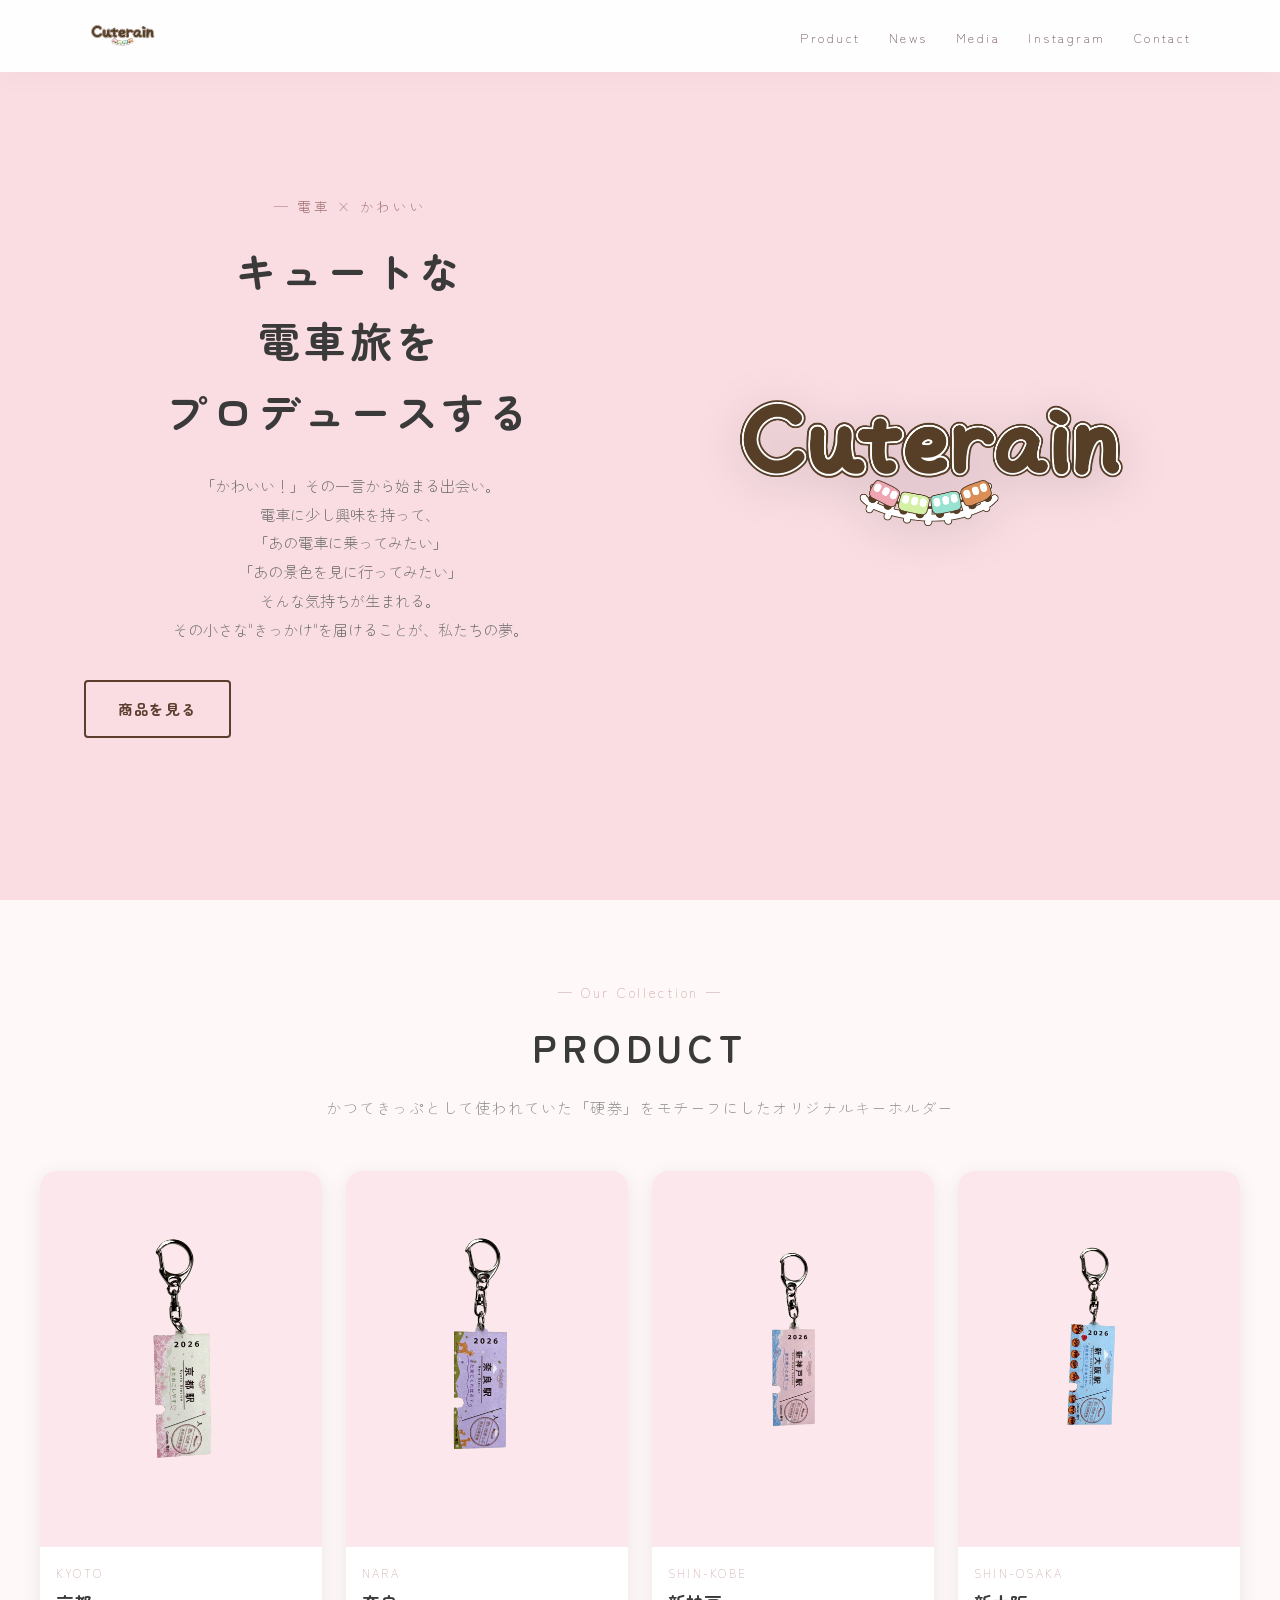
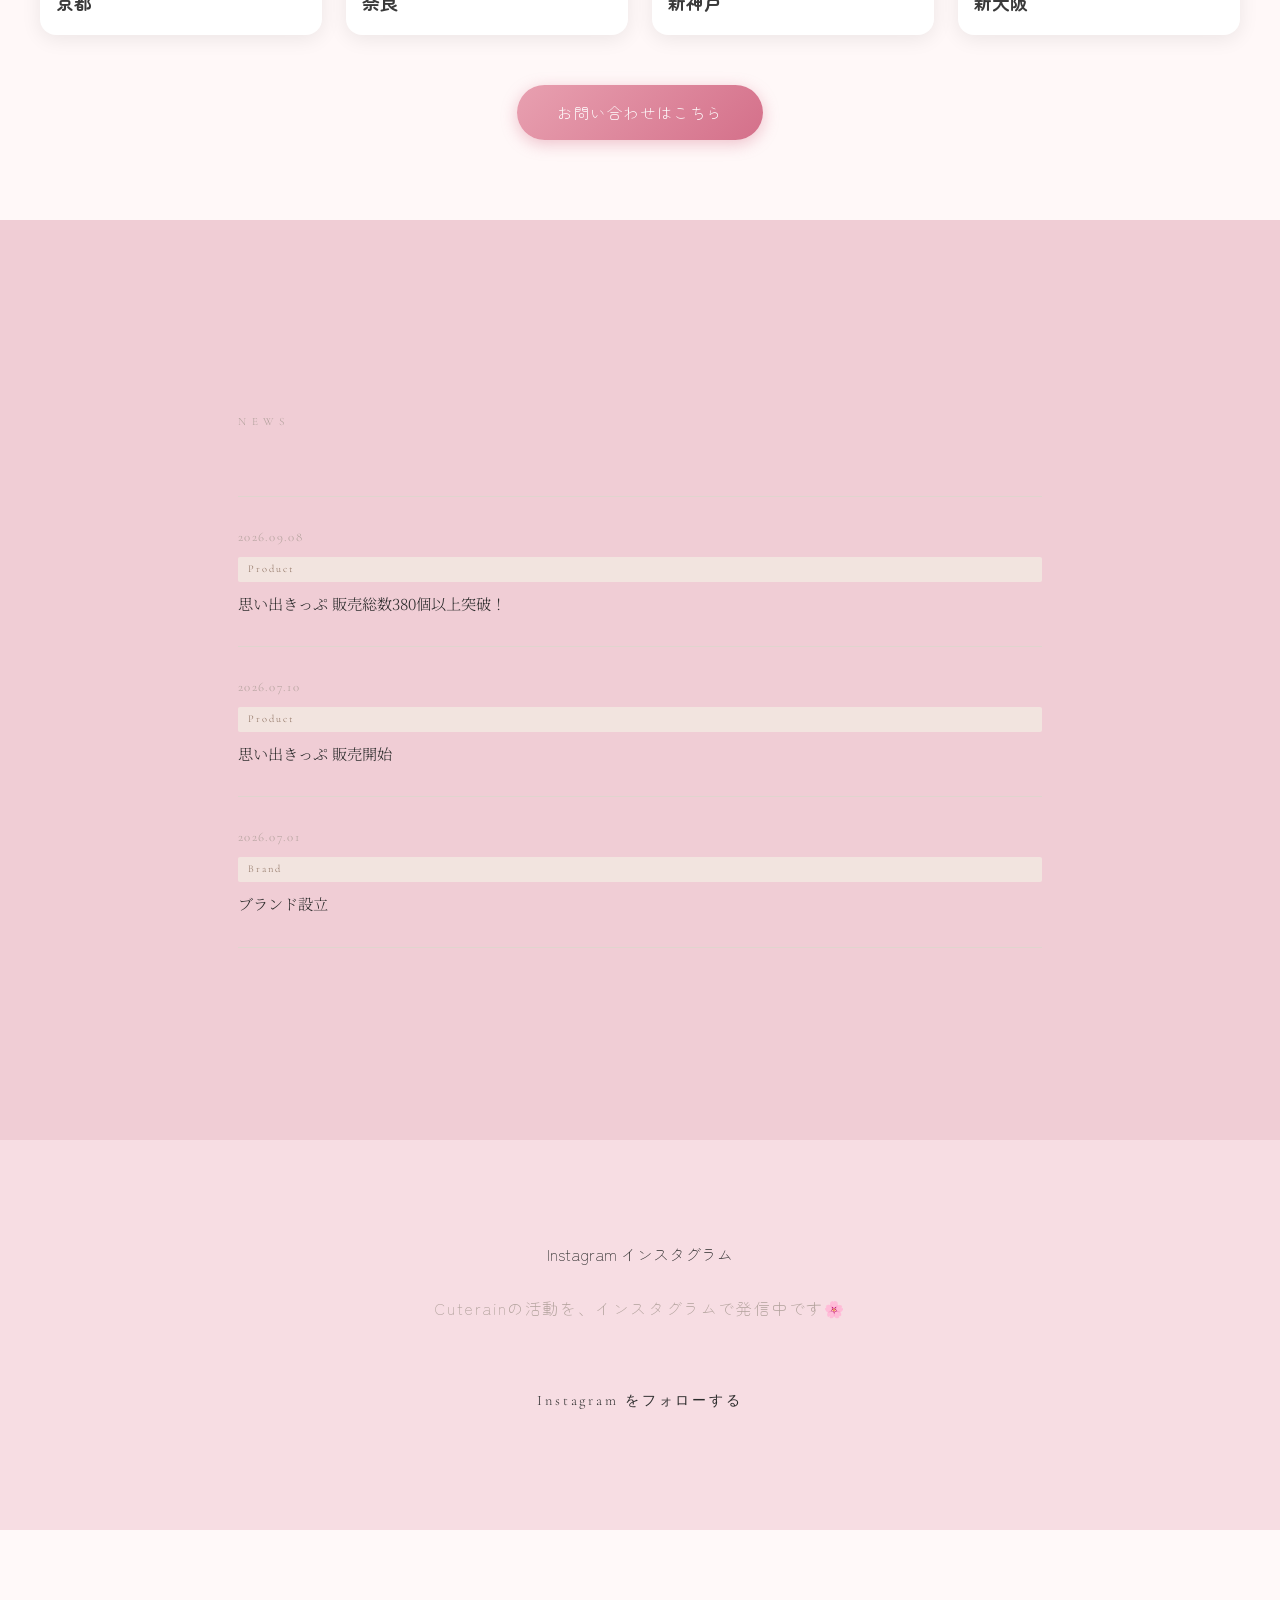
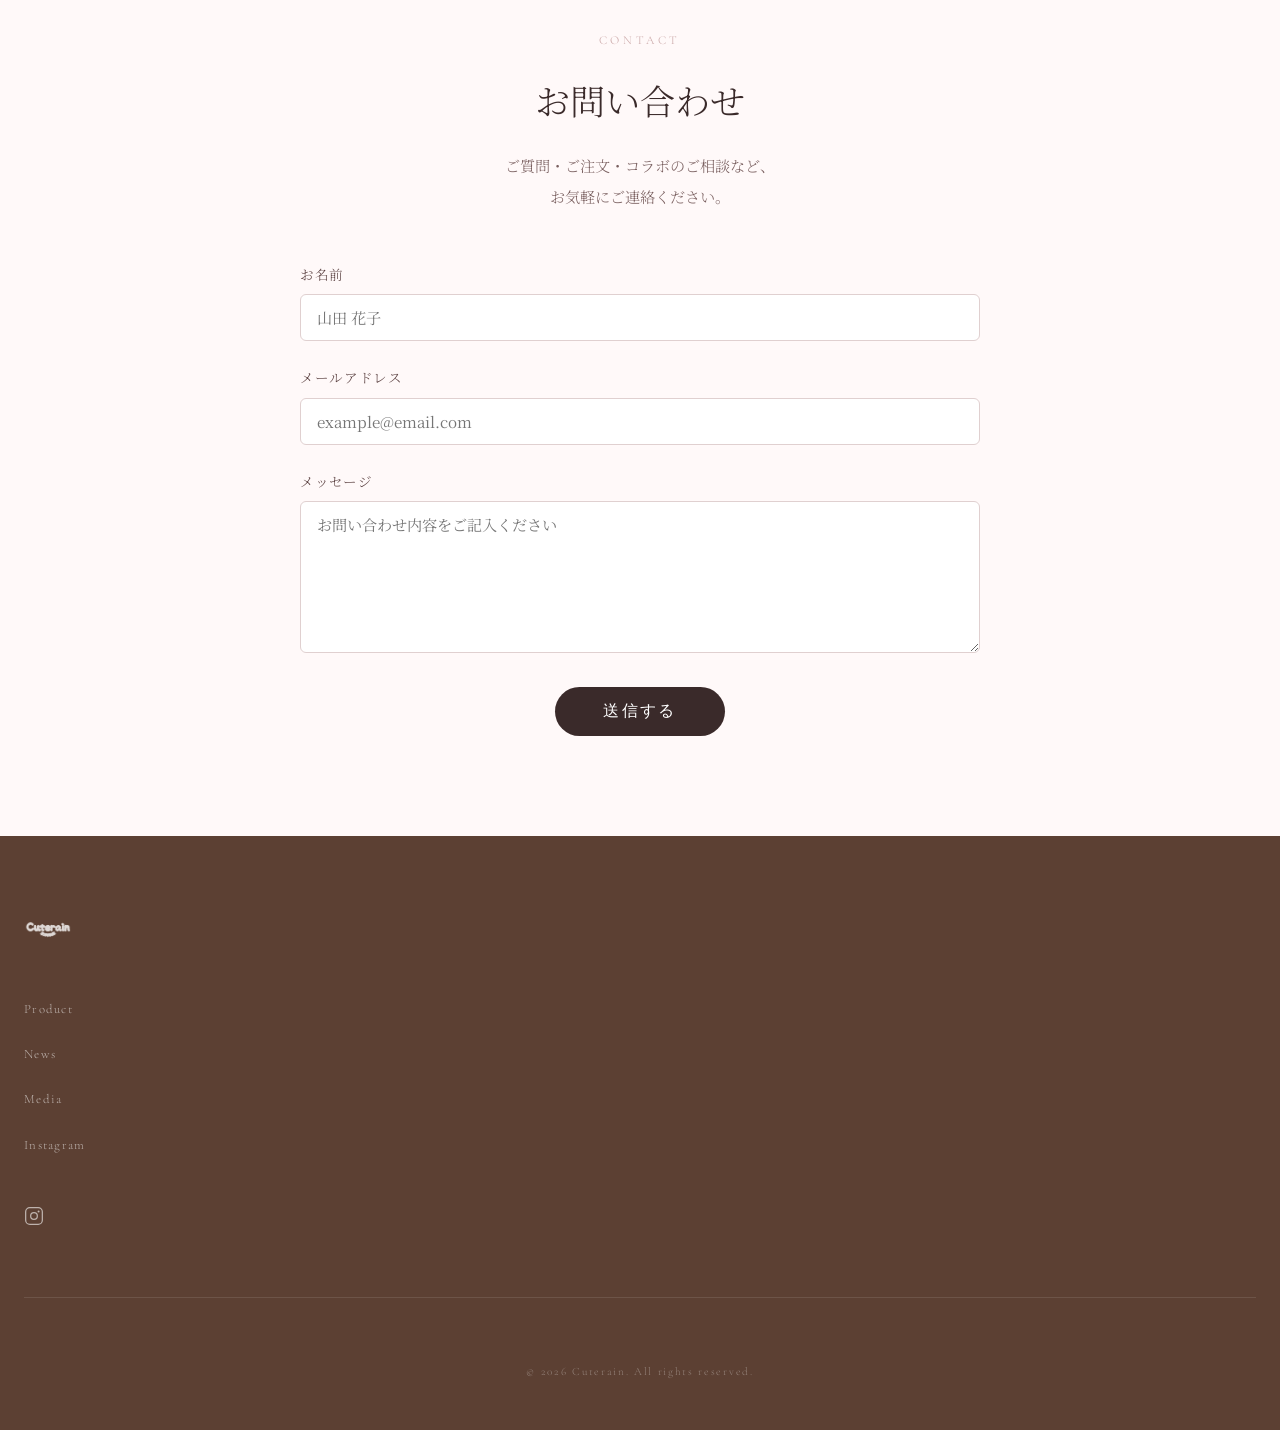
<file: index.html>
<!DOCTYPE html>
<html lang="ja">
<head>
  <meta charset="UTF-8" />
  <meta name="viewport" content="width=device-width, initial-scale=1.0" />
  <title>Cuterain | キュートな電車旅をプロデュースする</title>
  <meta name="description" content="Cuterainは、キュートな電車旅をプロデュースするブランドです。" />
  <link rel="preconnect" href="https://fonts.googleapis.com" />
  <link rel="preconnect" href="https://fonts.gstatic.com" crossorigin />
  <link href="https://fonts.googleapis.com/css2?family=Cormorant+Garamond:wght@300;400;500&family=Noto+Serif+JP:wght@200;300;400&family=Zen+Maru+Gothic:wght@400;500;700&display=swap" rel="stylesheet">
  <link rel="stylesheet" href="style.css" />
</head>

<body>

  <!-- ========== HEADER ========== -->
  <header class="header" id="header">
    <div class="header__inner">

      <a href="index.html" class="header__logo">
        <img src="logo.png" alt="Cuterain" class="header__logo-img" />
      </a>

      <!-- ✅ 修正後：header__nav-link クラスを追加 -->
<nav class="header__nav" id="headerNav">
  <ul>
    <li><a href="#product" class="header__nav-link">Product</a></li>
    <li><a href="#news" class="header__nav-link">News</a></li>
    <li><a href="media.html" class="header__nav-link">Media</a></li>
    <li><a href="#instagram" class="header__nav-link">Instagram</a></li>
    <li><a href="#contact" class="header__nav-link">Contact</a></li>
  </ul>
</nav>

      <button class="header__menu-btn" id="menuBtn" aria-label="メニューを開く">
        <span></span>
        <span></span>
        <span></span>
      </button>

    </div>
  </header>

  <!-- HERO -->
  <section class="hero" id="home">
    <div class="hero__inner">
      <div class="hero__text">
        <p class="hero__sub">— 電車 × かわいい</p>
        <h1 class="hero__catch">
          キュートな<br>
          電車旅を<br>
          プロデュースする
        </h1>
        <p class="hero__desc">
          「かわいい！」その一言から始まる出会い。<br />
          電車に少し興味を持って、<br />
          「あの電車に乗ってみたい」<br />
          「あの景色を見に行ってみたい」<br />
          そんな気持ちが生まれる。<br />
          その小さな"きっかけ"を届けることが、私たちの夢。
        </p>
        <div class="hero__btns">
          <a href="#product" class="hero__btn hero__btn--outline">商品を見る</a>
        </div>
      </div>

      <div class="hero__logo-wrap">
        <img src="logo.png" alt="Cuterain ロゴ" class="hero__logo">
      </div>

    </div>
  </section>

  <!-- PRODUCT -->
  <section class="product" id="product">
    <div class="product__header">
      <p class="product__sub">— Our Collection —</p>
      <h2 class="product__title">PRODUCT</h2>
      <p class="product__desc">かつてきっぷとして使われていた「硬券」をモチーフにしたオリジナルキーホルダー</p>
    </div>

    <div class="product__grid">

      <div class="product__card">
        <div class="product__img-wrap">
          <img src="kyoto.png" alt="京都" class="product__img">
          <div class="product__overlay">
            <span>VIEW</span>
          </div>
        </div>
        <div class="product__info">
          <span class="product__en">KYOTO</span>
          <h3 class="product__name">京都</h3>
        </div>
      </div>

      <div class="product__card">
        <div class="product__img-wrap">
          <img src="nara.png" alt="奈良" class="product__img">
          <div class="product__overlay">
            <span>VIEW</span>
          </div>
        </div>
        <div class="product__info">
          <span class="product__en">NARA</span>
          <h3 class="product__name">奈良</h3>
        </div>
      </div>

      <div class="product__card">
        <div class="product__img-wrap">
          <img src="shinkobe.png" alt="新神戸" class="product__img">
          <div class="product__overlay">
            <span>VIEW</span>
          </div>
        </div>
        <div class="product__info">
          <span class="product__en">SHIN-KOBE</span>
          <h3 class="product__name">新神戸</h3>
        </div>
      </div>

      <div class="product__card">
        <div class="product__img-wrap">
          <img src="shinosaka.png" alt="新大阪" class="product__img">
          <div class="product__overlay">
            <span>VIEW</span>
          </div>
        </div>
        <div class="product__info">
          <span class="product__en">SHIN-OSAKA</span>
          <h3 class="product__name">新大阪</h3>
        </div>
      </div>

    </div>

    <div class="product__more">
      <a href="#contact" class="product__btn">お問い合わせはこちら</a>
    </div>
  </section>

  <!-- ========== NEWS ========== -->
  <section class="news" id="news">
    <div class="news__inner">
      <div class="news__label reveal">NEWS</div>
      <ul class="news__list">
        
         <li class="news__item reveal">
          <a href="news-omoide2.html" class="news__link">
            <time class="news__date">2026.09.08</time>
            <span class="news__cat">Product</span>
            <span class="news__title">思い出きっぷ 販売総数380個以上突破！</span>
            <span class="news__arrow">→</span>
          </a>
        </li>
        
       <li class="news__item reveal">
          <a href="news-omoide.html" class="news__link">
            <time class="news__date">2026.07.10</time>
            <span class="news__cat">Product</span>
            <span class="news__title">思い出きっぷ 販売開始</span>
            <span class="news__arrow">→</span>
          </a>
        </li>
        
        <li class="news__item reveal delay1">
          <a href="#" class="news__link">
            <time class="news__date">2026.07.01</time>
            <span class="news__cat">Brand</span>
            <span class="news__title">ブランド設立</span>
            <span class="news__arrow">→</span>
          </a>
        </li>

      </ul>
    </div>
  </section>

  <!-- ===== Instagram セクション ===== -->
  <section class="instagram-section" id="instagram">
    <div class="section-inner">

      <div class="section-header">
        <span class="section-en">Instagram</span>
        <span class="section-jp">インスタグラム</span>
      </div>

      <p class="instagram-text">
        Cuterainの活動を、インスタグラムで発信中です🌸
      </p>

      <a
        href="https://www.instagram.com/cuterain.0910/"
        target="_blank"
        rel="noopener noreferrer"
        class="btn-instagram"
      >
        Instagram をフォローする
      </a>

    </div>
  </section>

  <!-- ========== CONTACT ========== -->
  <section class="contact" id="contact">
    <div class="contact__inner">
      <div class="contact__label reveal">CONTACT</div>
      <h2 class="contact__heading reveal delay-1">お問い合わせ</h2>
      <p class="contact__desc reveal delay-2">
        ご質問・ご注文・コラボのご相談など、<br />
        お気軽にご連絡ください。
      </p>

      <form class="contact__form reveal delay-3" action="" method="post">
        <div class="contact__field">
          <label class="contact__label-text" for="name">お名前</label>
          <input class="contact__input" type="text" id="name" name="name" placeholder="山田 花子" required />
        </div>
        <div class="contact__field">
          <label class="contact__label-text" for="email">メールアドレス</label>
          <input class="contact__input" type="email" id="email" name="email" placeholder="example@email.com" required />
        </div>
        <div class="contact__field">
          <label class="contact__label-text" for="message">メッセージ</label>
          <textarea class="contact__textarea" id="message" name="message" rows="6" placeholder="お問い合わせ内容をご記入ください" required></textarea>
        </div>
        <div class="contact__submit">
          <button class="contact__btn" type="submit">送信する</button>
        </div>
      </form>
    </div>
  </section>

  <!-- ========== FOOTER ========== -->
  <footer class="footer">
    <div class="footer__inner">
      <div class="footer__top">
        <div class="footer__logo">
          <img src="logo.png" alt="Cuterain" class="footer__logo-img" />
        </div>
        <nav class="footer__nav">
          <ul class="footer__nav-list">
            <li><a href="#product">Product</a></li>
            <li><a href="#news">News</a></li>
            <li><a href="media.html">Media</a></li>
            <li><a href="#instagram">Instagram</a></li>
          </ul>
        </nav>
        <div class="footer__sns">
          <a href="https://www.instagram.com/cuterain.0910/" target="_blank" rel="noopener" class="footer__sns-link" aria-label="Instagram">
            <svg width="20" height="20" viewBox="0 0 24 24" fill="none" stroke="currentColor" stroke-width="1.5">
              <rect x="2" y="2" width="20" height="20" rx="5" ry="5"/>
              <circle cx="12" cy="12" r="4"/>
              <circle cx="17.5" cy="6.5" r="0.5" fill="currentColor"/>
            </svg>
          </a>
        </div>
      </div>
      <div class="footer__bottom">
        <p class="footer__copy">&copy; 2026 Cuterain. All rights reserved.</p>
      </div>
    </div>
  </footer>

  <script src="script.js"></script>

</body>
</html>
</file>
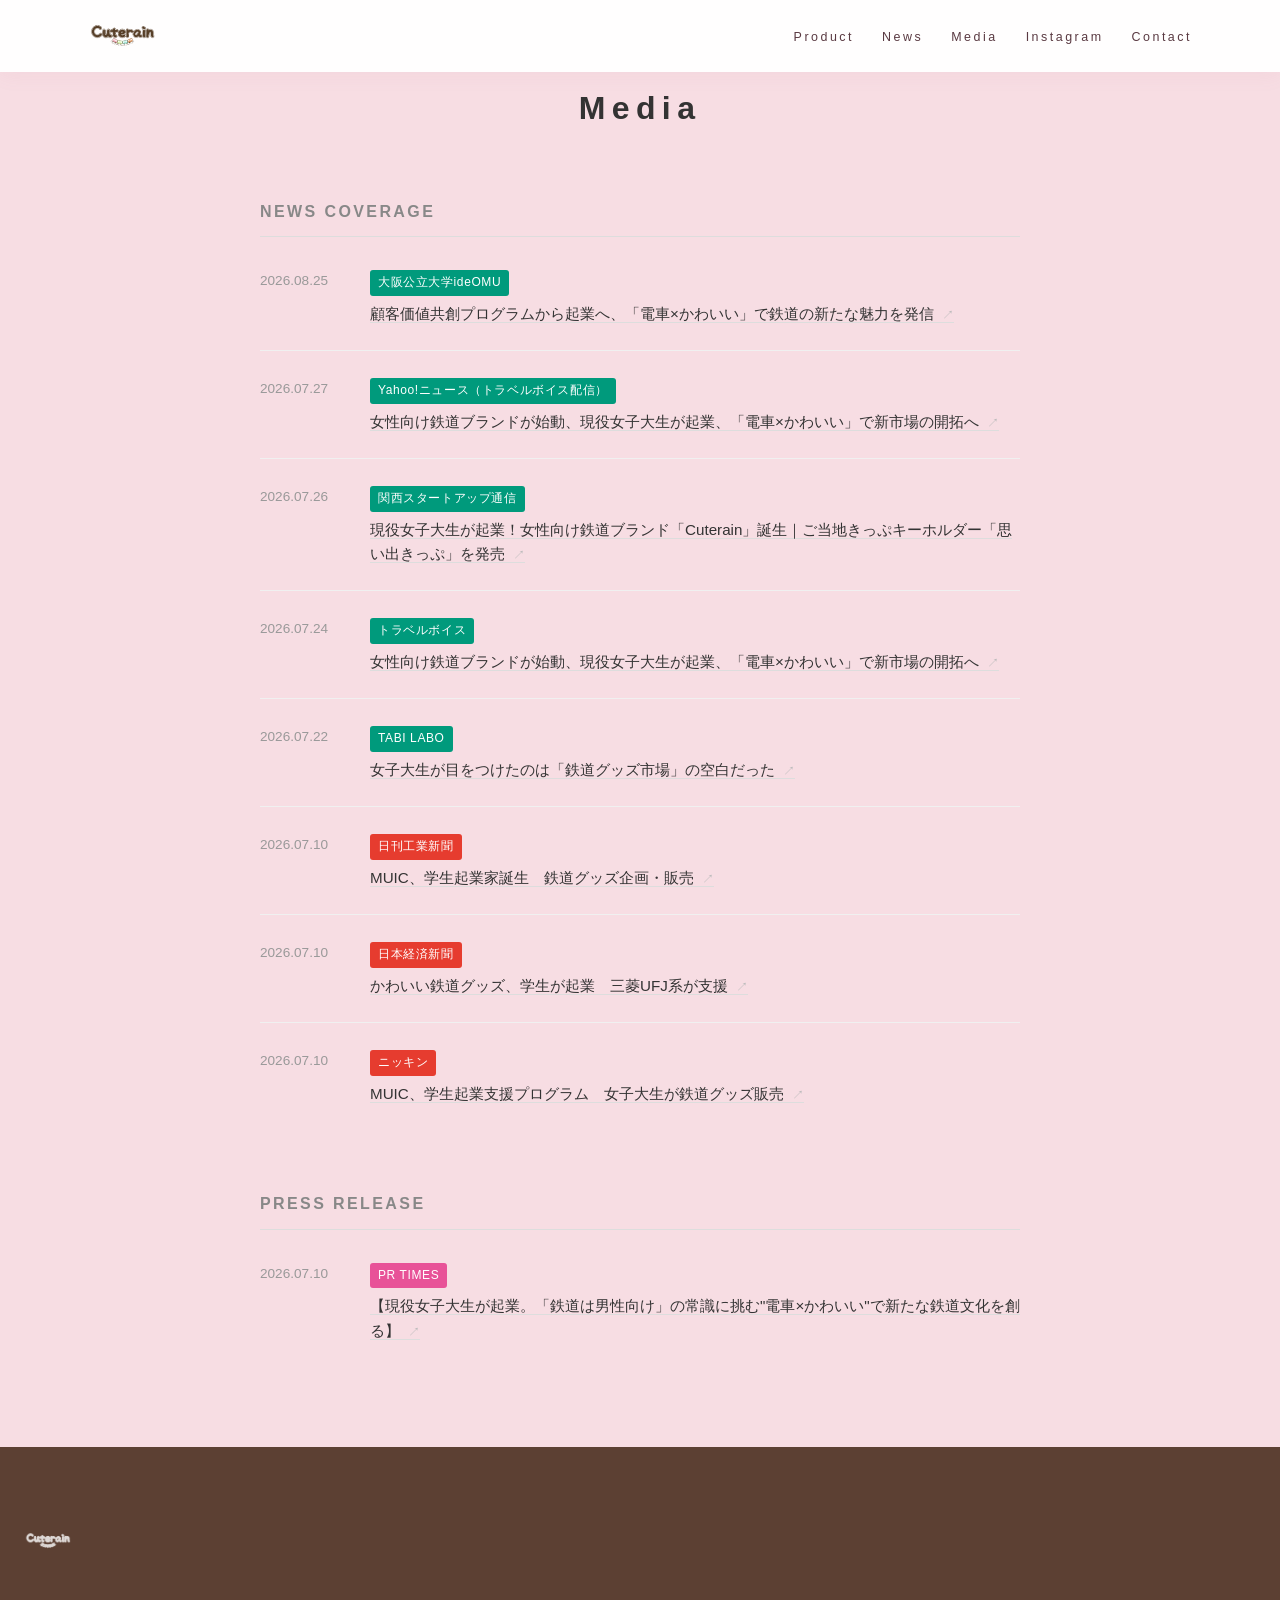
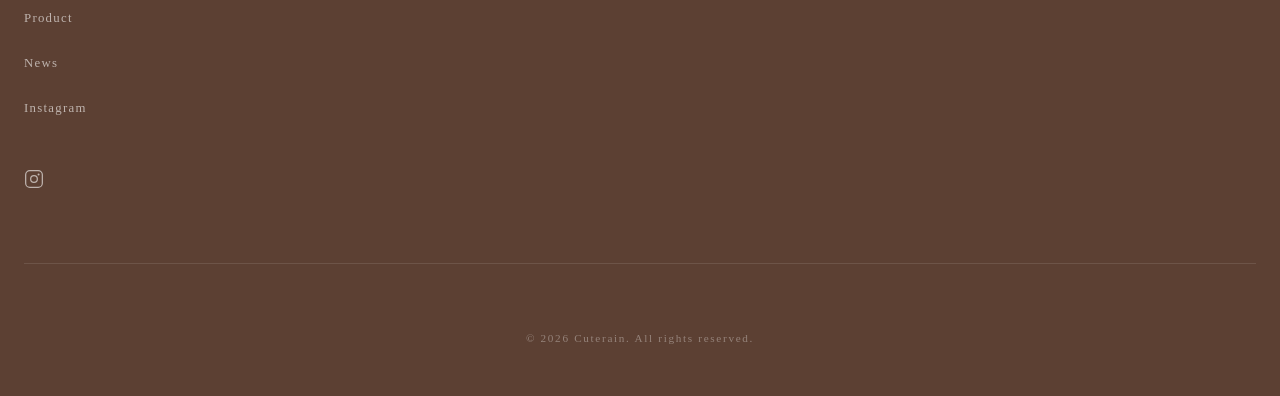
<file: media.html>
<!DOCTYPE html>
<html lang="ja">
<head>
  <meta charset="UTF-8">
  <meta name="viewport" content="width=device-width, initial-scale=1.0">
  <title>Media | Cuterain</title>
  <link rel="stylesheet" href="style.css">
  <style>
    .media-section {
      max-width: 800px;
      margin: 80px auto;
      padding: 0 20px;
    }

    .media-section h1 {
      text-align: center;
      font-size: 2rem;
      letter-spacing: 0.2em;
      margin-bottom: 60px;
      color: #333;
    }

    .media-category {
      margin-bottom: 60px;
    }

    .media-category h2 {
      font-size: 1rem;
      letter-spacing: 0.15em;
      color: #888;
      border-bottom: 1px solid #ddd;
      padding-bottom: 10px;
      margin-bottom: 30px;
      text-transform: uppercase;
    }

    .media-item {
      display: flex;
      align-items: flex-start;
      gap: 20px;
      margin-bottom: 24px;
      padding-bottom: 24px;
      border-bottom: 1px solid #f0f0f0;
    }

    .media-item:last-child {
      border-bottom: none;
    }

    .media-date {
      font-size: 0.85rem;
      color: #999;
      white-space: nowrap;
      min-width: 90px;
      padding-top: 2px;
    }

    .media-info {
      flex: 1;
    }

    .media-source {
      font-size: 0.75rem;
      color: #fff;
      padding: 2px 8px;
      border-radius: 3px;
      display: inline-block;
      margin-bottom: 6px;
      letter-spacing: 0.05em;
    }

    .media-source.prtimes {
      background-color: #e85298;
    }

    .media-source.nikkei {
      background-color: #e63c2f;
    }

    .media-source.nikkin {
      background-color: #009a7c;
    }

    .media-title {
      font-size: 0.95rem;
      color: #333;
      line-height: 1.6;
      margin: 0;
    }

    .media-title a {
      color: #333;
      text-decoration: none;
      border-bottom: 1px solid #ddd;
      transition: color 0.2s, border-color 0.2s;
    }

    .media-title a:hover {
      color: #888;
      border-bottom-color: #888;
    }

    .media-external-icon {
      font-size: 0.75rem;
      color: #bbb;
      margin-left: 4px;
    }

    @media (max-width: 600px) {
      .media-item {
        flex-direction: column;
        gap: 8px;
      }

      .media-date {
        min-width: unset;
      }

      .media-section h1 {
        font-size: 1.5rem;
        margin-bottom: 40px;
      }
    }
  </style>
</head>
<body>

  <!-- ========== HEADER ========== -->
  <header class="header" id="header">
    <div class="header__inner">

      <a href="index.html" class="header__logo">
        <img src="logo.png" alt="Cuterain" class="header__logo-img" />
      </a>

      <nav class="header__nav">
        <ul>
          <li><a href="index.html#product">Product</a></li>
          <li><a href="index.html#news">News</a></li>
          <li><a href="media.html">Media</a></li>
          <li><a href="index.html#instagram">Instagram</a></li>
          <li><a href="index.html#contact">Contact</a></li>
        </ul>
      </nav>

      <button class="header__menu-btn" id="menuBtn" aria-label="メニューを開く">
        <span></span>
        <span></span>
        <span></span>
      </button>

    </div>
  </header>

  <main>
    <section class="media-section">
      <h1>Media</h1>


      <!-- ニュース掲載 -->
      <div class="media-category">
        <h2>News Coverage</h2>

        <div class="media-item">
          <span class="media-date">2026.08.25</span>
          <div class="media-info">
            <span class="media-source nikkin">大阪公立大学ideOMU</span>
            <p class="media-title">
              <a href="https://www.omu.ac.jp/idiomu/info/post/entry-117904.html" target="_blank" rel="noopener noreferrer">
                顧客価値共創プログラムから起業へ、「電車×かわいい」で鉄道の新たな魅力を発信
                <span class="media-external-icon">↗</span>
              </a>
            </p>
          </div>
        </div>
        
        <div class="media-item">
          <span class="media-date">2026.07.27</span>
          <div class="media-info">
            <span class="media-source nikkin">Yahoo!ニュース（トラベルボイス配信）</span>
            <p class="media-title">
              <a href="https://news.yahoo.co.jp/articles/a765298acfb637d021c0dc8d0d0c6899849df156" target="_blank" rel="noopener noreferrer">
                女性向け鉄道ブランドが始動、現役女子大生が起業、「電車×かわいい」で新市場の開拓へ
                <span class="media-external-icon">↗</span>
              </a>
            </p>
          </div>
        </div>

        <div class="media-item">
          <span class="media-date">2026.07.26</span>
          <div class="media-info">
            <span class="media-source nikkin">関西スタートアップ通信</span>
            <p class="media-title">
              <a href="https://kstartup.info/archives/9214" target="_blank" rel="noopener noreferrer">
                現役女子大生が起業！女性向け鉄道ブランド「Cuterain」誕生｜ご当地きっぷキーホルダー「思い出きっぷ」を発売
                <span class="media-external-icon">↗</span>
              </a>
            </p>
          </div>
        </div>
    
        <div class="media-item">
          <span class="media-date">2026.07.24</span>
          <div class="media-info">
            <span class="media-source nikkin">トラベルボイス</span>
            <p class="media-title">
              <a href="https://www.travelvoice.jp/20260724-160156" target="_blank" rel="noopener noreferrer">
                女性向け鉄道ブランドが始動、現役女子大生が起業、「電車×かわいい」で新市場の開拓へ
                <span class="media-external-icon">↗</span>
              </a>
            </p>
          </div>
        </div>
        
        <div class="media-item">
          <span class="media-date">2026.07.22</span>
          <div class="media-info">
            <span class="media-source nikkin">TABI LABO</span>
            <p class="media-title">
              <a href="https://tabi-labo.com/312806/cuterain-railway-goods" target="_blank" rel="noopener noreferrer">
                女子大生が目をつけたのは「鉄道グッズ市場」の空白だった
                <span class="media-external-icon">↗</span>
              </a>
            </p>
          </div>
        </div>
        
        <div class="media-item">
          <span class="media-date">2026.07.10</span>
          <div class="media-info">
            <span class="media-source nikkei">日刊工業新聞</span>
            <p class="media-title">
              <a href="https://www.nikkan.co.jp/articles/view/00786479" target="_blank" rel="noopener noreferrer">
                MUIC、学生起業家誕生　鉄道グッズ企画・販売
                <span class="media-external-icon">↗</span>
              </a>
            </p>
          </div>
        </div>

        <div class="media-item">
          <span class="media-date">2026.07.10</span>
          <div class="media-info">
            <span class="media-source nikkei">日本経済新聞</span>
            <p class="media-title">
              <a href="https://www.nikkei.com/article/DGXZQOUF1089Y0Q6A710C2000000/" target="_blank" rel="noopener noreferrer">
                かわいい鉄道グッズ、学生が起業　三菱UFJ系が支援
                <span class="media-external-icon">↗</span>
              </a>
            </p>
          </div>
        </div>

        <div class="media-item">
          <span class="media-date">2026.07.10</span>
          <div class="media-info">
            <span class="media-source nikkei">ニッキン</span>
            <p class="media-title">
              <a href="https://www.nikkinonline.com/article/406579" target="_blank" rel="noopener noreferrer">
                MUIC、学生起業支援プログラム　女子大生が鉄道グッズ販売
                <span class="media-external-icon">↗</span>
              </a>
            </p>
          </div>
        </div>

      </div>
  <!-- プレスリリース -->
      <div class="media-category">
        <h2>Press Release</h2>

        <div class="media-item">
          <span class="media-date">2026.07.10</span>
          <div class="media-info">
            <span class="media-source prtimes">PR TIMES</span>
            <p class="media-title">
              <a href="https://prtimes.jp/main/html/rd/p/000000003.000186696.html" target="_blank" rel="noopener noreferrer">
                【現役女子大生が起業。「鉄道は男性向け」の常識に挑む"電車×かわいい"で新たな鉄道文化を創る】
                <span class="media-external-icon">↗</span>
              </a>
            </p>
          </div>
        </div>

      </div>
    </section>
  </main>

  <!-- ========== FOOTER ========== -->
  <footer class="footer">
    <div class="footer__inner">
      <div class="footer__top">
        <div class="footer__logo">
          <img src="logo.png" alt="Cuterain" class="footer__logo-img" />
        </div>
        <nav class="footer__nav">
          <ul class="footer__nav-list">
            <!-- ✅ index.html# に修正 -->
            <li><a href="index.html#product">Product</a></li>
            <li><a href="index.html#news">News</a></li>
            <li><a href="index.html#instagram">Instagram</a></li>
          </ul>
        </nav>
        <div class="footer__sns">
          <a href="https://www.instagram.com/cuterain.0910/" target="_blank" rel="noopener" class="footer__sns-link" aria-label="Instagram">
            <svg width="20" height="20" viewBox="0 0 24 24" fill="none" stroke="currentColor" stroke-width="1.5">
              <rect x="2" y="2" width="20" height="20" rx="5" ry="5"/>
              <circle cx="12" cy="12" r="4"/>
              <circle cx="17.5" cy="6.5" r="0.5" fill="currentColor"/>
            </svg>
          </a>
        </div>
      </div>
      <div class="footer__bottom">
        <p class="footer__copy">&copy; 2026 Cuterain. All rights reserved.</p>
      </div>
    </div>
  </footer>

  <!-- ✅ ハンバーガーメニュー JS 追加 -->
 <script>
  const menuBtn = document.getElementById('menuBtn');
  const navMenu = document.querySelector('.header__nav'); // ← ここを修正！

  menuBtn.addEventListener('click', () => {
    navMenu.classList.toggle('is-open');
    menuBtn.classList.toggle('is-open');
  });

  // メニュー外をクリックしたら閉じる
  document.addEventListener('click', (e) => {
    if (!menuBtn.contains(e.target) && !navMenu.contains(e.target)) {
      navMenu.classList.remove('is-open');
      menuBtn.classList.remove('is-open');
    }
  });
</script>

</body>
</html>
</file>
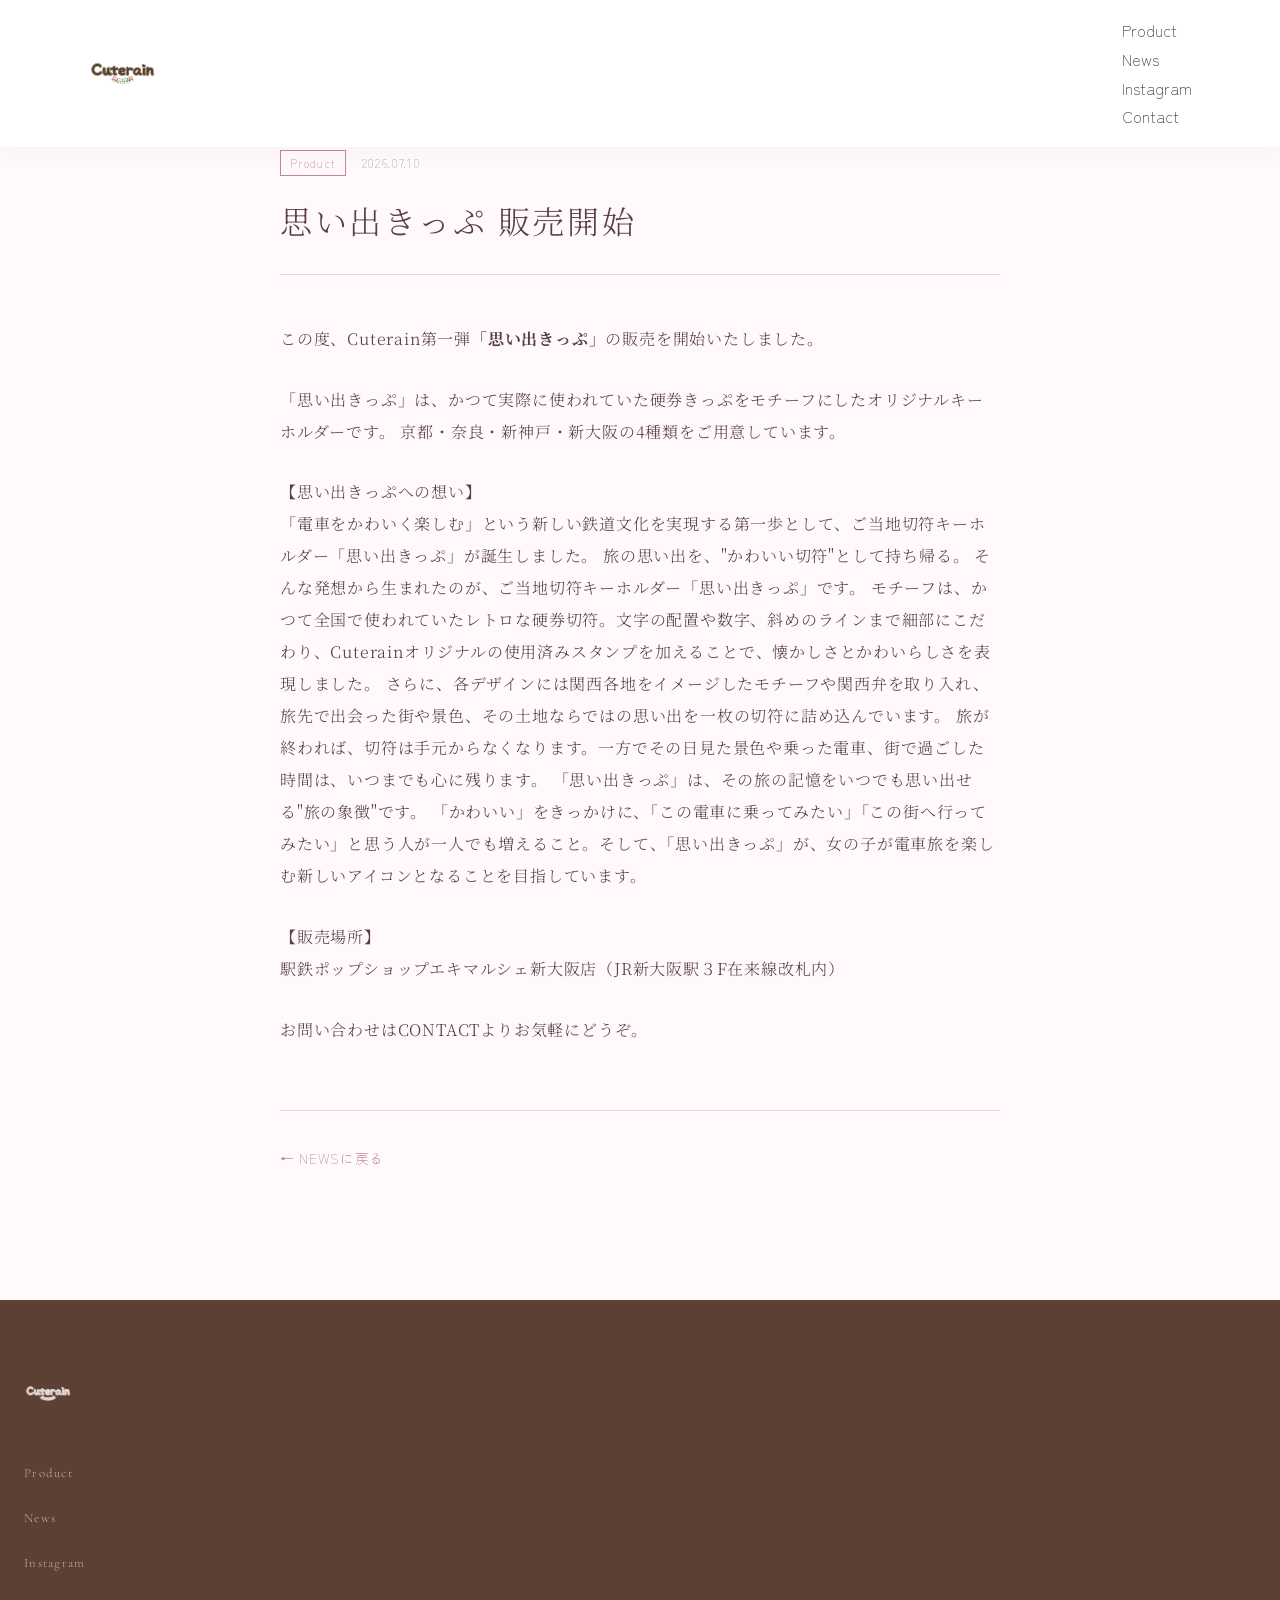
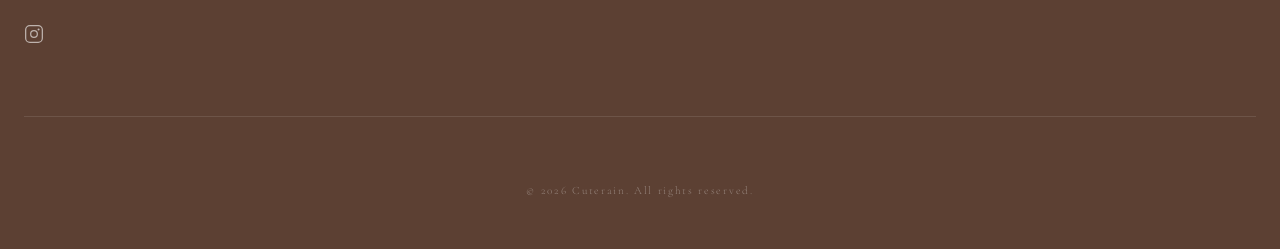
<file: news-omoide.html>
<!DOCTYPE html>
<html lang="ja">
<head>
  <meta charset="UTF-8" />
  <meta name="viewport" content="width=device-width, initial-scale=1.0" />
  <title>思い出きっぷ 販売開始 | Cuterain NEWS</title>
  <link rel="preconnect" href="https://fonts.googleapis.com" />
  <link rel="preconnect" href="https://fonts.gstatic.com" crossorigin />
  <link href="https://fonts.googleapis.com/css2?family=Cormorant+Garamond:wght@300;400;500&family=Noto+Serif+JP:wght@200;300;400&family=Zen+Maru+Gothic:wght@400;500;700&display=swap" rel="stylesheet">
  <link rel="stylesheet" href="style.css" />
</head>
<body>

  <!-- ========== HEADER ========== -->
  <header class="header" id="header">
    <div class="header__inner">
      <a href="index.html" class="header__logo">
        <img src="logo.png" alt="Cuterain" class="header__logo-img" />
      </a>
      <nav class="nav-menu">
        <ul>
          <li><a href="index.html#product">Product</a></li>
          <li><a href="index.html#news">News</a></li>
          <li><a href="index.html#instagram">Instagram</a></li>
          <li><a href="index.html#contact">Contact</a></li>
        </ul>
      </nav>
      <button class="header__menu-btn" id="menuBtn" aria-label="メニューを開く">
        <span></span>
        <span></span>
        <span></span>
      </button>
    </div>
  </header>

  <!-- ========== 記事本文 ========== -->
  <main class="article">
    <div class="article__inner">

      <!-- パンくず -->
      <p class="article__breadcrumb">
        <a href="index.html">HOME</a> &rsaquo;
        <a href="index.html#news">NEWS</a> &rsaquo;
        思い出きっぷ 販売開始
      </p>

      <!-- カテゴリ＋日付 -->
      <div class="article__meta">
        <span class="article__cat">Product</span>
        <time class="article__date">2026.07.10</time>
      </div>

      <!-- タイトル -->
      <h1 class="article__title">思い出きっぷ 販売開始</h1>

      <!-- 本文（ここにベタ打ちで書いてね！） -->
      <div class="article__body">

        <p>
          この度、Cuterain第一弾<strong>「思い出きっぷ」</strong>の販売を開始いたしました。
        </p>

        <p>
          「思い出きっぷ」は、かつて実際に使われていた硬券きっぷをモチーフにしたオリジナルキーホルダーです。
          京都・奈良・新神戸・新大阪の4種類をご用意しています。
        </p>

        <p>
         【思い出きっぷへの想い】</br>
          「電車をかわいく楽しむ」という新しい鉄道文化を実現する第一歩として、ご当地切符キーホルダー「思い出きっぷ」が誕生しました。
旅の思い出を、"かわいい切符"として持ち帰る。
そんな発想から生まれたのが、ご当地切符キーホルダー「思い出きっぷ」です。
モチーフは、かつて全国で使われていたレトロな硬券切符。文字の配置や数字、斜めのラインまで細部にこだわり、Cuterainオリジナルの使用済みスタンプを加えることで、懐かしさとかわいらしさを表現しました。
さらに、各デザインには関西各地をイメージしたモチーフや関西弁を取り入れ、旅先で出会った街や景色、その土地ならではの思い出を一枚の切符に詰め込んでいます。
旅が終われば、切符は手元からなくなります。一方でその日見た景色や乗った電車、街で過ごした時間は、いつまでも心に残ります。
「思い出きっぷ」は、その旅の記憶をいつでも思い出せる"旅の象徴"です。
「かわいい」をきっかけに、「この電車に乗ってみたい」「この街へ行ってみたい」と思う人が一人でも増えること。そして、「思い出きっぷ」が、女の子が電車旅を楽しむ新しいアイコンとなることを目指しています。

        </p>
        <p>
          【販売場所】</br>
        駅鉄ポップショップエキマルシェ新大阪店（JR新大阪駅３F在来線改札内）
        </p>
        <p>
          お問い合わせはCONTACTよりお気軽にどうぞ。
        </p>

      </div>

      <!-- 戻るボタン -->
      <div class="article__back">
        <a href="index.html#news" class="article__back-btn">← NEWSに戻る</a>
      </div>

    </div>
  </main>

  <!-- ========== FOOTER ========== -->
  <footer class="footer">
    <div class="footer__inner">
      <div class="footer__top">
        <div class="footer__logo">
          <img src="logo.png" alt="Cuterain" class="footer__logo-img" />
        </div>
        <nav class="footer__nav">
          <ul class="footer__nav-list">
            <li><a href="index.html#product">Product</a></li>
            <li><a href="index.html#news">News</a></li>
            <li><a href="index.html#instagram">Instagram</a></li>
          </ul>
        </nav>
        <div class="footer__sns">
          <a href="https://www.instagram.com/cuterain.0910/" target="_blank" rel="noopener" class="footer__sns-link" aria-label="Instagram">
            <svg width="20" height="20" viewBox="0 0 24 24" fill="none" stroke="currentColor" stroke-width="1.5">
              <rect x="2" y="2" width="20" height="20" rx="5" ry="5"/>
              <circle cx="12" cy="12" r="4"/>
              <circle cx="17.5" cy="6.5" r="0.5" fill="currentColor"/>
            </svg>
          </a>
        </div>
      </div>
      <div class="footer__bottom">
        <p class="footer__copy">&copy; 2026 Cuterain. All rights reserved.</p>
      </div>
    </div>
  </footer>

  <script>
    const menuBtn = document.getElementById('menuBtn');
    const nav = document.querySelector('.nav-menu');
    menuBtn.addEventListener('click', () => {
      nav.classList.toggle('is-open');
      menuBtn.classList.toggle('is-active');
    });
  </script>

</body>
</html>
</file>
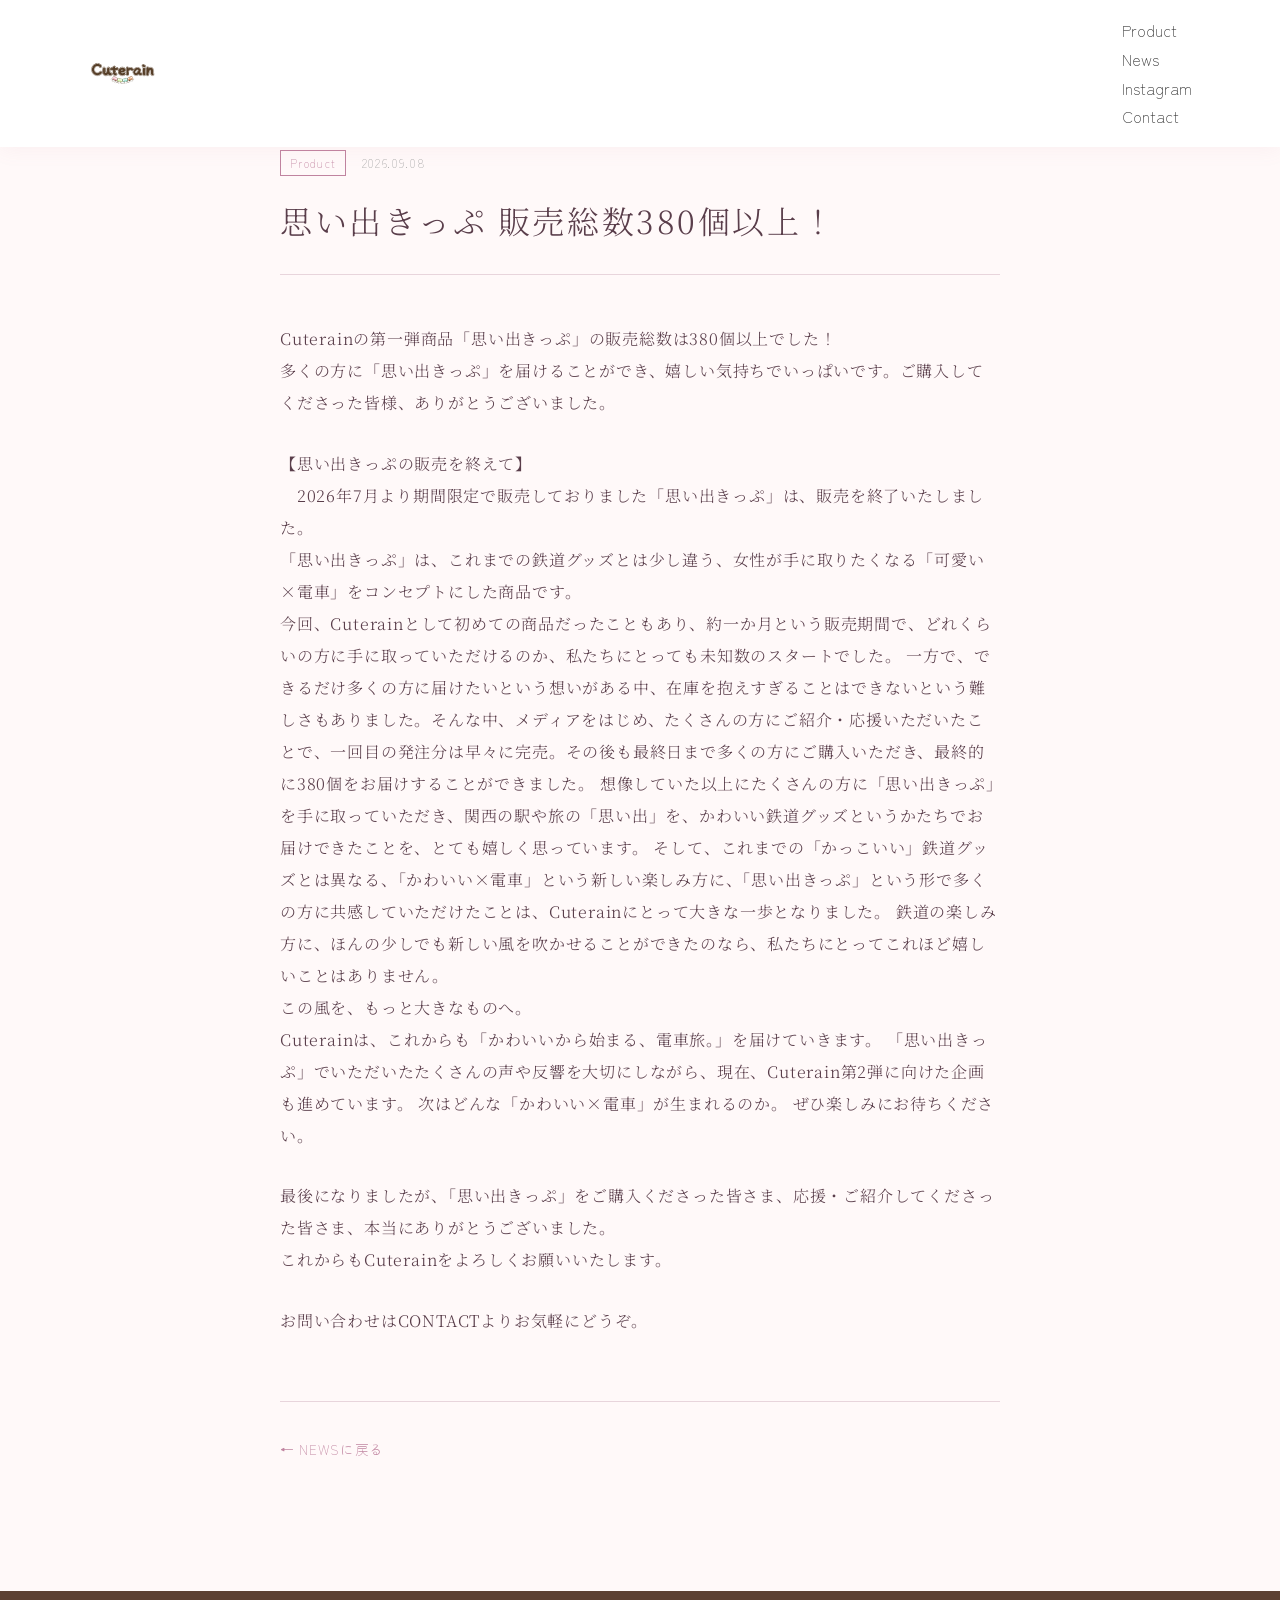
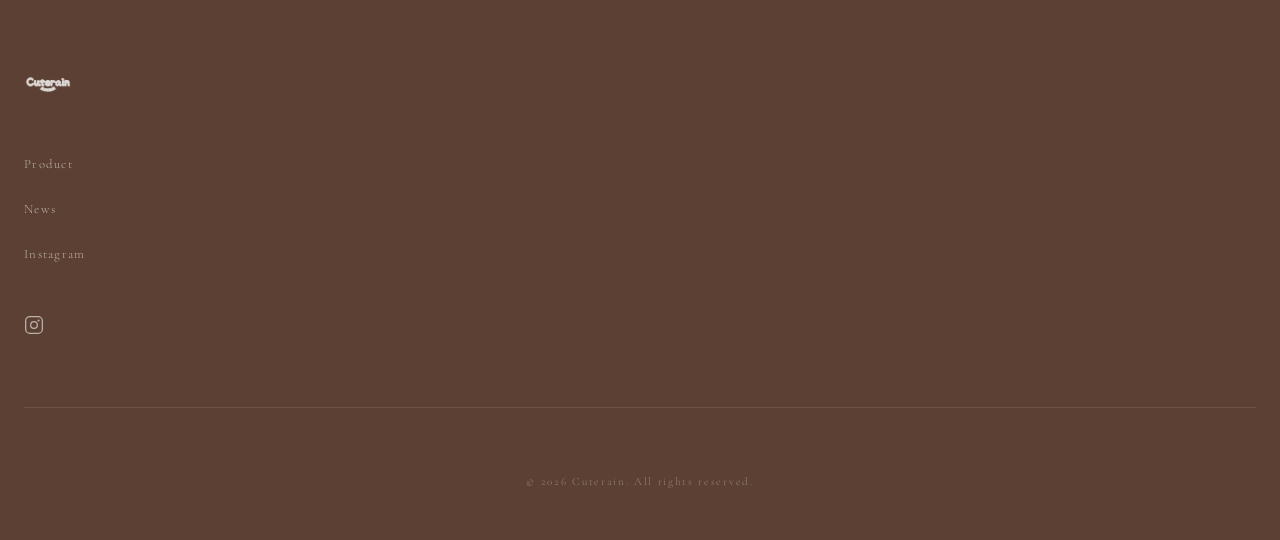
<file: news-omoide2.html>
<!DOCTYPE html>
<html lang="ja">
<head>
  <meta charset="UTF-8" />
  <meta name="viewport" content="width=device-width, initial-scale=1.0" />
  <title>思い出きっぷ 販売総数380個以上！ | Cuterain NEWS</title>
  <link rel="preconnect" href="https://fonts.googleapis.com" />
  <link rel="preconnect" href="https://fonts.gstatic.com" crossorigin />
  <link href="https://fonts.googleapis.com/css2?family=Cormorant+Garamond:wght@300;400;500&family=Noto+Serif+JP:wght@200;300;400&family=Zen+Maru+Gothic:wght@400;500;700&display=swap" rel="stylesheet">
  <link rel="stylesheet" href="style.css" />
</head>
<body>

  <!-- ========== HEADER ========== -->
  <header class="header" id="header">
    <div class="header__inner">
      <a href="index.html" class="header__logo">
        <img src="logo.png" alt="Cuterain" class="header__logo-img" />
      </a>
      <nav class="nav-menu">
        <ul>
          <li><a href="index.html#product">Product</a></li>
          <li><a href="index.html#news">News</a></li>
          <li><a href="index.html#instagram">Instagram</a></li>
          <li><a href="index.html#contact">Contact</a></li>
        </ul>
      </nav>
      <button class="header__menu-btn" id="menuBtn" aria-label="メニューを開く">
        <span></span>
        <span></span>
        <span></span>
      </button>
    </div>
  </header>

  <!-- ========== 記事本文 ========== -->
  <main class="article">
    <div class="article__inner">

      <!-- パンくず -->
      <p class="article__breadcrumb">
        <a href="index.html">HOME</a> &rsaquo;
        <a href="index.html#news">NEWS</a> &rsaquo;
        思い出きっぷ 販売総数380個以上！
      </p>

      <!-- カテゴリ＋日付 -->
      <div class="article__meta">
        <span class="article__cat">Product</span>
        <time class="article__date">2026.09.08</time>
      </div>

      <!-- タイトル -->
      <h1 class="article__title">思い出きっぷ 販売総数380個以上！</h1>

      <!-- 本文（ここにベタ打ちで書いてね！） -->
      <div class="article__body">

        <p>
          Cuterainの第一弾商品「思い出きっぷ」の販売総数は380個以上でした！<br/>
          多くの方に「思い出きっぷ」を届けることができ、嬉しい気持ちでいっぱいです。ご購入してくださった皆様、ありがとうございました。
        </p>
        
        <p>
         【思い出きっぷの販売を終えて】</br>
        　2026年7月より期間限定で販売しておりました「思い出きっぷ」は、販売を終了いたしました。<br/>「思い出きっぷ」は、これまでの鉄道グッズとは少し違う、女性が手に取りたくなる「可愛い×電車」をコンセプトにした商品です。<br/>
        今回、Cuterainとして初めての商品だったこともあり、約一か月という販売期間で、どれくらいの方に手に取っていただけるのか、私たちにとっても未知数のスタートでした。
        一方で、できるだけ多くの方に届けたいという想いがある中、在庫を抱えすぎることはできないという難しさもありました。そんな中、メディアをはじめ、たくさんの方にご紹介・応援いただいたことで、一回目の発注分は早々に完売。その後も最終日まで多くの方にご購入いただき、最終的に380個をお届けすることができました。
想像していた以上にたくさんの方に「思い出きっぷ」を手に取っていただき、関西の駅や旅の「思い出」を、かわいい鉄道グッズというかたちでお届けできたことを、とても嬉しく思っています。
そして、これまでの「かっこいい」鉄道グッズとは異なる、「かわいい×電車」という新しい楽しみ方に、「思い出きっぷ」という形で多くの方に共感していただけたことは、Cuterainにとって大きな一歩となりました。
鉄道の楽しみ方に、ほんの少しでも新しい風を吹かせることができたのなら、私たちにとってこれほど嬉しいことはありません。</br>
この風を、もっと大きなものへ。<br/>
Cuterainは、これからも「かわいいから始まる、電車旅。」を届けていきます。
「思い出きっぷ」でいただいたたくさんの声や反響を大切にしながら、現在、Cuterain第2弾に向けた企画も進めています。
次はどんな「かわいい×電車」が生まれるのか。
ぜひ楽しみにお待ちください。
        <p>
最後になりましたが、「思い出きっぷ」をご購入くださった皆さま、応援・ご紹介してくださった皆さま、本当にありがとうございました。<br/>
これからもCuterainをよろしくお願いいたします。
</p>
        </p>
       
        <p>
          お問い合わせはCONTACTよりお気軽にどうぞ。
        </p>

      </div>

      <!-- 戻るボタン -->
      <div class="article__back">
        <a href="index.html#news" class="article__back-btn">← NEWSに戻る</a>
      </div>

    </div>
  </main>

  <!-- ========== FOOTER ========== -->
  <footer class="footer">
    <div class="footer__inner">
      <div class="footer__top">
        <div class="footer__logo">
          <img src="logo.png" alt="Cuterain" class="footer__logo-img" />
        </div>
        <nav class="footer__nav">
          <ul class="footer__nav-list">
            <li><a href="index.html#product">Product</a></li>
            <li><a href="index.html#news">News</a></li>
            <li><a href="index.html#instagram">Instagram</a></li>
          </ul>
        </nav>
        <div class="footer__sns">
          <a href="https://www.instagram.com/cuterain.0910/" target="_blank" rel="noopener" class="footer__sns-link" aria-label="Instagram">
            <svg width="20" height="20" viewBox="0 0 24 24" fill="none" stroke="currentColor" stroke-width="1.5">
              <rect x="2" y="2" width="20" height="20" rx="5" ry="5"/>
              <circle cx="12" cy="12" r="4"/>
              <circle cx="17.5" cy="6.5" r="0.5" fill="currentColor"/>
            </svg>
          </a>
        </div>
      </div>
      <div class="footer__bottom">
        <p class="footer__copy">&copy; 2026 Cuterain. All rights reserved.</p>
      </div>
    </div>
  </footer>

  <script>
    const menuBtn = document.getElementById('menuBtn');
    const nav = document.querySelector('.nav-menu');
    menuBtn.addEventListener('click', () => {
      nav.classList.toggle('is-open');
      menuBtn.classList.toggle('is-active');
    });
  </script>

</body>
</html>
</file>
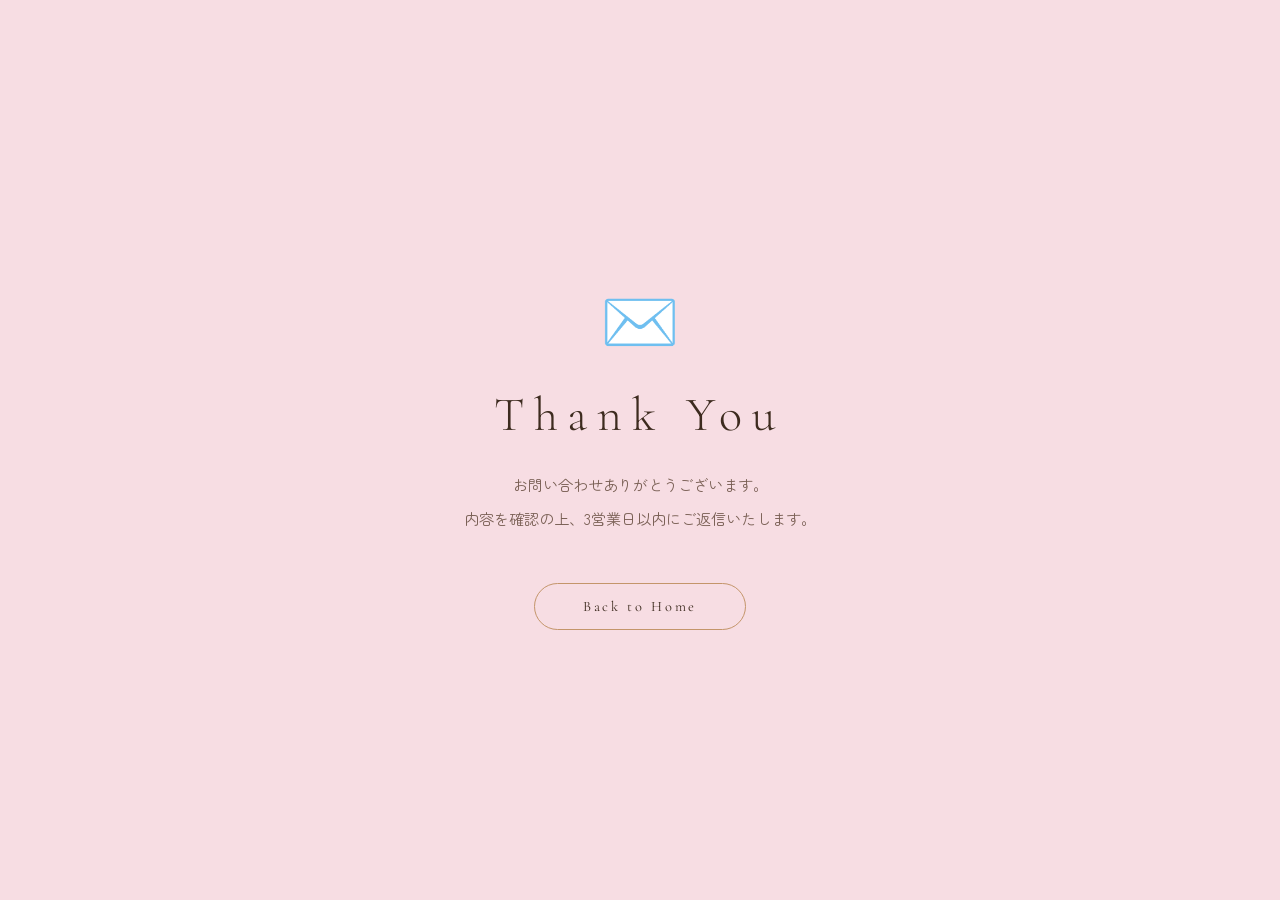
<file: thanks.html>
<!DOCTYPE html>
<html lang="ja">
<head>
  <meta charset="UTF-8">
  <meta name="viewport" content="width=device-width, initial-scale=1.0">
  <title>送信完了 | Cuterain</title>
  <link rel="preconnect" href="https://fonts.googleapis.com">
  <link href="https://fonts.googleapis.com/css2?family=Cormorant+Garamond:wght@300;400&family=Zen+Maru+Gothic:wght@400;500&display=swap" rel="stylesheet">
  <style>
    :root {
      --color-bg: #F7DDE3;
      --color-text: #3D2B1F;
      --color-text-sub: #7A6055;
      --color-accent: #C4956A;
      --font-serif-en: 'Cormorant Garamond', serif;
      --font-sans: 'Zen Maru Gothic', sans-serif;
    }
    * { margin: 0; padding: 0; box-sizing: border-box; }
    body {
      font-family: var(--font-sans);
      background-color: var(--color-bg);
      color: var(--color-text);
      min-height: 100vh;
      display: flex;
      align-items: center;
      justify-content: center;
    }
    .thanks-box {
      text-align: center;
      padding: 80px 40px;
    }
    .thanks-icon {
      font-size: 4rem;
      margin-bottom: 24px;
    }
    .thanks-title {
      font-family: var(--font-serif-en);
      font-size: 3rem;
      font-weight: 300;
      letter-spacing: 0.2em;
      margin-bottom: 24px;
    }
    .thanks-text {
      font-size: 0.95rem;
      color: var(--color-text-sub);
      line-height: 2.2;
      margin-bottom: 48px;
    }
    .thanks-btn {
      display: inline-block;
      padding: 14px 48px;
      font-family: var(--font-serif-en);
      font-size: 0.9rem;
      letter-spacing: 0.2em;
      color: var(--color-text);
      border: 1.5px solid var(--color-accent);
      border-radius: 40px;
      text-decoration: none;
      transition: all 0.3s ease;
    }
    .thanks-btn:hover {
      background-color: var(--color-accent);
      color: #fff;
    }
  </style>
</head>
<body>
  <div class="thanks-box">
    <div class="thanks-icon">✉️</div>
    <h1 class="thanks-title">Thank You</h1>
    <p class="thanks-text">
      お問い合わせありがとうございます。<br>
      内容を確認の上、3営業日以内にご返信いたします。
    </p>
    <a href="index.html" class="thanks-btn">Back to Home</a>
  </div>
</body>
</html>
</file>
<file: style.css>
/* ============================================================
   Cuterain - Brand Site CSS
   Design: SHIRO / gelato pique / Aesop inspired
   ============================================================ */

/* ---------- CSS Variables ---------- */
:root {
  --color-bg: #F7DDE3;
  --color-bg-alt: #F0CDD5;
  --color-white: #ffffff;
  --color-beige: #e8ddd4;
  --color-pink: #e8c9c0;
  --color-pink-light: #f2e4df;
  --color-brown: #8b6f5e;
  --color-brown-dark: #5c4033;
  --color-text: #2c2c2c;
  --color-text-sub: #7a6a62;
  --color-text-light: #b0a09a;
  --color-border: #e0d5ce;

  --font-serif-en: 'Cormorant Garamond', serif;
  --font-serif-jp: 'Noto Serif JP', serif;
  --font-sans: 'Zen Maru Gothic', sans-serif;

  --spacing-xs: 0.5rem;
  --spacing-sm: 1rem;
  --spacing-md: 2rem;
  --spacing-lg: 4rem;
  --spacing-xl: 8rem;
  --spacing-xxl: 12rem;

  --transition-base: 0.4s cubic-bezier(0.25, 0.46, 0.45, 0.94);
  --transition-slow: 0.8s cubic-bezier(0.25, 0.46, 0.45, 0.94);

  --radius-sm: 4px;
  --radius-md: 12px;
  --radius-lg: 24px;
}

/* ---------- Reset & Base ---------- */
*, *::before, *::after {
  box-sizing: border-box;
  margin: 0;
  padding: 0;
}

html {
  font-size: 16px;
  scroll-behavior: smooth;
  -webkit-text-size-adjust: 100%;
}

body {
  background-color: var(--color-bg);
  color: var(--color-text);
  font-family: var(--font-sans);
  font-weight: 300;
  line-height: 1.8;
  overflow-x: hidden;
}

img {
  max-width: 100%;
  height: auto;
  display: block;
}

a {
  color: inherit;
  text-decoration: none;
}

ul {
  list-style: none;
}

/* ---------- Scroll Animation Base ---------- */
.fade-in-up {
  opacity: 0;
  transform: translateY(40px);
  animation: fadeInUp 1s var(--transition-base) forwards;
}

.fade-in-right {
  opacity: 0;
  transform: translateX(60px);
  animation: fadeInRight 1.2s var(--transition-base) forwards;
}

.reveal {
  opacity: 0;
  transform: translateY(30px);
  transition: opacity 0.9s var(--transition-base),
              transform 0.9s var(--transition-base);
}

.reveal.is-visible {
  opacity: 1;
  transform: translateY(0);
}

/* Delay classes */
.delay-1 { animation-delay: 0.2s; transition-delay: 0.15s; }
.delay-2 { animation-delay: 0.4s; transition-delay: 0.3s; }
.delay-3 { animation-delay: 0.6s; transition-delay: 0.45s; }

@keyframes fadeInUp {
  to { opacity: 1; transform: translateY(0); }
}

@keyframes fadeInRight {
  to { opacity: 1; transform: translateX(0); }
}

/* ---------- Buttons ---------- */
.btn {
  display: inline-flex;
  align-items: center;
  justify-content: center;
  padding: 1rem 2.5rem;
  font-family: var(--font-serif-en);
  font-size: 0.9rem;
  font-weight: 400;
  letter-spacing: 0.15em;
  border-radius: 0;
  cursor: pointer;
  transition: var(--transition-base);
  position: relative;
  overflow: hidden;
}

.btn::after {
  content: '';
  position: absolute;
  inset: 0;
  background: rgba(255,255,255,0.15);
  transform: translateX(-100%);
  transition: transform 0.4s ease;
}

.btn:hover::after {
  transform: translateX(0);
}

.btn--primary {
  background-color: var(--color-brown-dark);
  color: var(--color-white);
  border: 1px solid var(--color-brown-dark);
}

.btn--primary:hover {
  background-color: var(--color-brown);
  border-color: var(--color-brown);
  transform: translateY(-2px);
  box-shadow: 0 8px 24px rgba(92, 64, 51, 0.2);
}

.btn--outline {
  background-color: transparent;
  color: var(--color-brown-dark);
  border: 1px solid var(--color-brown-dark);
}

.btn--outline:hover {
  background-color: var(--color-brown-dark);
  color: var(--color-white);
  transform: translateY(-2px);
}

/* ---------- Section Label ---------- */
.section-label {
  font-family: var(--font-serif-en);
  font-size: 0.7rem;
  letter-spacing: 0.4em;
  color: var(--color-text-light);
  text-transform: uppercase;
}
/* ロゴ画像サイズ修正 */
.header__logo-img {
  width: 40px;      /* ← ロゴの幅（好みで調整） */
  height: auto;
  display: block;
}

.header__logo {
  display: flex;
  align-items: center;
  gap: 8px;
  text-decoration: none;
}

.header__logo-text {
  font-size: 1.2rem;
  font-weight: bold;
  color: inherit;   /* ← 文字色はヘッダーの色に合わせる */
}
/* ===========================
   HEADER
=========================== */
.header {
  position: fixed;
  top: 0;
  left: 0;
  width: 100%;
  z-index: 1000;
  background: rgba(255, 255, 255, 0.95);
  backdrop-filter: blur(10px);
  box-shadow: 0 2px 20px rgba(196, 120, 138, 0.08);
  transition: background 0.3s;
}

.header__inner {
  display: flex;
  align-items: center;
  justify-content: space-between;  /* ← ロゴ左・ナビ右 */
  flex-direction: row;             /* ← 必ず横並び！ */
  padding: 16px 48px;
  max-width: 1200px;
  margin: 0 auto;
  box-sizing: border-box;
}

/* ロゴ */
.header__logo {
  display: flex;
  align-items: center;
  gap: 10px;
  text-decoration: none;
  flex-shrink: 0;
}

.header__logo-img {
  height: 40px;
  width: auto;
}

.header__logo-text {
  font-family: var(--font-serif-en);
  font-size: 1.4rem;
  letter-spacing: 0.15em;
  color: #c4788a;
  white-space: nowrap;
}

/* ナビゲーション */
.header__nav {
  display: flex;
  align-items: center;
}

.header__nav ul {
  display: flex;
  flex-direction: row;             /* ← 横並び */
  align-items: center;
  gap: 28px;
  list-style: none;
  margin: 0;
  padding: 0;
}

.header__nav ul li a {
  font-family: var(--font-sans);
  font-size: 0.78rem;
  letter-spacing: 0.2em;
  color: #5a3a42;
  text-decoration: none;
  transition: color 0.3s;
  white-space: nowrap;
}

.header__nav ul li a:hover {
  color: #c4788a;
}

/* ハンバーガーボタン（PCでは非表示） */
.header__menu-btn {
  display: none;
  flex-direction: column;
  gap: 5px;
  background: none;
  border: none;
  cursor: pointer;
  padding: 4px;
  z-index: 1001;
}

.header__menu-btn span {
  display: block;
  width: 24px;
  height: 2px;
  background: #5a3a42;
  border-radius: 2px;
  transition: all 0.3s;
}

/* ===========================
   スマホ対応（768px以下）
=========================== */
@media (max-width: 768px) {
  .header__inner {
    padding: 14px 20px;
    flex-direction: row;           /* ← スマホも横並びを維持 */
  }

  .header__nav {
    display: none;
    position: fixed;
    top: 0;
    left: 0;
    width: 100%;
    height: 100vh;
    background: rgba(247, 221, 227, 0.97);
    z-index: 999;
    flex-direction: column;
    justify-content: center;
    align-items: center;
  }

  .header__nav.is-open {
    display: flex;
  }

  .header__nav ul {
    flex-direction: column;        /* スマホメニューは縦 */
    gap: 32px;
    text-align: center;
  }

  .header__nav ul li a {
    font-size: 1.1rem;
    letter-spacing: 0.3em;
  }

  .header__menu-btn {
    display: flex;
  }
}

/* =============================
   HERO
============================= */
.hero {
  background-color: #f9dde3;
  padding: 80px 60px;
  min-height: 100vh;
  display: flex;
  align-items: center;
}

.hero__inner {
  display: flex;
  align-items: center;
  justify-content: space-between;
  gap: 40px;
  max-width: 1200px;
  margin: 0 auto;
  width: 100%;
}

.hero__text {
  flex: 1;
}

.hero__sub {
  font-size: 0.85rem;
  letter-spacing: 0.2em;
  color: #a07070;
  margin-bottom: 16px;
}

.hero__catch {
  font-size: 2.6rem;
  font-weight: 700;
  line-height: 1.7;
  color: #3a3a3a;
  letter-spacing: 0.1em;
  margin-bottom: 24px;
}

.hero__desc {
  font-size: 0.95rem;
  color: #666;
  line-height: 1.9;
  margin-bottom: 36px;
}

.hero__btns {
  display: flex;
  gap: 16px;
  flex-wrap: wrap;
}

.hero__btn {
  padding: 14px 32px;
  font-size: 0.9rem;
  letter-spacing: 0.12em;
  border-radius: 4px;
  text-decoration: none;
  font-weight: 600;
  transition: all 0.3s ease;
}

.hero__btn--fill {
  background: #5c3d2e;
  color: #fff;
  border: 2px solid #5c3d2e;
}

.hero__btn--fill:hover {
  background: #3e2820;
  border-color: #3e2820;
}

.hero__btn--outline {
  background: transparent;
  color: #5c3d2e;
  border: 2px solid #5c3d2e;
}

.hero__btn--outline:hover {
  background: #5c3d2e;
  color: #fff;
}

/* ロゴエリア */
.hero__logo-wrap {
  flex: 1;
  display: flex;
  align-items: center;
  justify-content: center;
}

.hero__logo {
  max-width: 420px;
  width: 100%;
  height: auto;
  /* ふわっとアニメーション */
  animation: floatLogo 3s ease-in-out infinite;
  filter: drop-shadow(0 8px 24px rgba(0,0,0,0.12));
}

/* ふわふわアニメーション */
@keyframes floatLogo {
  0%   { transform: translateY(0px); }
  50%  { transform: translateY(-12px); }
  100% { transform: translateY(0px); }
}

/* レスポンシブ */
@media (max-width: 768px) {
  .hero {
    padding: 60px 24px;
  }

  .hero__inner {
    flex-direction: column;
    text-align: center;
  }

  .hero__catch {
    font-size: 1.8rem;
  }

  .hero__logo {
    max-width: 260px;
    /* スマホではロゴを上に */
    order: -1;
  }

  .hero__btns {
    justify-content: center;
  }
}

/* =============================
   PRODUCT セクション
============================= */
.product {
  padding: 80px 40px;
  background-color: #fff8f8;
  text-align: center;
}

.product__header {
  margin-bottom: 50px;
}

.product__sub {
  font-size: 0.85rem;
  letter-spacing: 0.2em;
  color: #c9a0a0;
  margin-bottom: 8px;
}

.product__title {
  font-size: 2.4rem;
  font-weight: 700;
  letter-spacing: 0.15em;
  color: #3a3a3a;
  margin-bottom: 12px;
}

.product__desc {
  font-size: 0.95rem;
  color: #888;
  letter-spacing: 0.1em;
}

/* グリッド */
.product__grid {
  display: grid;
  grid-template-columns: repeat(4, 1fr);
  gap: 24px;
  max-width: 1200px;
  margin: 0 auto 50px;
}

/* カード */
.product__card {
  background: #fff;
  border-radius: 16px;
  overflow: hidden;
  box-shadow: 0 4px 20px rgba(0, 0, 0, 0.08);
  transition: transform 0.3s ease, box-shadow 0.3s ease;
  cursor: pointer;
}

.product__card:hover {
  transform: translateY(-8px);
  box-shadow: 0 12px 32px rgba(0, 0, 0, 0.15);
}

/* 画像エリア */
.product__img-wrap {
  position: relative;
  overflow: hidden;
  background: #fce8ec;
  aspect-ratio: 3 / 4;
}

.product__img {
  width: 100%;
  height: 100%;
  object-fit: contain;
  padding: 20px;
  transition: transform 0.4s ease;
  filter: brightness(1.2) contrast(1.2);
}

.product__card:hover .product__img {
  transform: scale(1.05);
}

/* ホバーオーバーレイ */
.product__overlay {
  position: absolute;
  inset: 0;
  background: rgba(220, 130, 150, 0.35);
  display: flex;
  align-items: center;
  justify-content: center;
  opacity: 0;
  transition: opacity 0.3s ease;
}

.product__card:hover .product__overlay {
  opacity: 1;
}

.product__overlay span {
  color: #fff;
  font-size: 1rem;
  font-weight: 700;
  letter-spacing: 0.3em;
  border: 2px solid #fff;
  padding: 8px 20px;
  border-radius: 30px;
}

/* テキスト情報 */
.product__info {
  padding: 16px;
  text-align: left;
}
.product__en {
  font-size: 0.7rem;
  letter-spacing: 0.2em;
  color: #c9a0a0;
  display: block;
  margin-bottom: 4px;
}

.product__name {
  font-size: 1.1rem;
  font-weight: 600;
  color: #3a3a3a;
  margin: 0;
}

/* ボタン */
.product__more {
  margin-top: 20px;
}

.product__btn {
  display: inline-block;
  padding: 14px 40px;
  background: linear-gradient(135deg, #e8a0b0, #d4708a);
  color: #fff;
  border-radius: 50px;
  font-size: 0.95rem;
  letter-spacing: 0.1em;
  text-decoration: none;
  box-shadow: 0 4px 16px rgba(212, 112, 138, 0.4);
  transition: transform 0.3s ease, box-shadow 0.3s ease;
}

.product__btn:hover {
  transform: translateY(-3px);
  box-shadow: 0 8px 24px rgba(212, 112, 138, 0.5);
}

/* レスポンシブ */
@media (max-width: 900px) {
  .product__grid {
    grid-template-columns: repeat(2, 1fr);
  }
}

@media (max-width: 500px) {
  .product__grid {
    grid-template-columns: 1fr;
  }

  .product__title {
    font-size: 1.8rem;
  }
}
/* ============================================================
   NEWS
   ============================================================ */
.news {
  padding: var(--spacing-xxl) 0;
  background-color: var(--color-bg-alt);
}

.news__inner {
  max-width: 1400px;
  margin: 0 auto;
  padding: 0 3rem;
  max-width: 900px;
}

.news__label {
  font-family: var(--font-serif-en);
  font-size: 0.7rem;
  letter-spacing: 0.5em;
  color: var(--color-text-light);
  margin-bottom: 4rem;
}

.news__list {
  border-top: 1px solid var(--color-border);
}

.news__item {
  border-bottom: 1px solid var(--color-border);
}

.news__link {
  display: grid;
  grid-template-columns: 140px 80px 1fr auto;
  align-items: center;
  gap: 2rem;
  padding: 1.8rem 0;
  transition: var(--transition-base);
}

.news__link:hover {
  padding-left: 1rem;
}

.news__link:hover .news__arrow {
  transform: translateX(6px);
}

.news__date {
  font-family: var(--font-serif-en);
  font-size: 0.8rem;
  letter-spacing: 0.1em;
  color: var(--color-text-light);
}

.news__cat {
  font-family: var(--font-serif-en);
  font-size: 0.65rem;
  letter-spacing: 0.2em;
  color: var(--color-brown);
  background: var(--color-pink-light);
  padding: 0.2rem 0.6rem;
  border-radius: 2px;
}

.news__title {
  font-family: var(--font-serif-jp);
  font-size: 0.95rem;
  font-weight: 300;
  color: var(--color-text);
}

.news__arrow {
  font-family: var(--font-serif-en);
  color: var(--color-text-light);
  transition: transform var(--transition-base);
}

/* ============================================================
   INSTAGRAM
   ============================================================ */
.instagram {
  padding: var(--spacing-xxl) 0;
  background-color: var(--color-white);
}

.instagram__inner {
  max-width: 1400px;
  margin: 0 auto;
  padding: 0 3rem;
}

.instagram__label {
  font-family: var(--font-serif-en);
  font-size: 0.7rem;
  letter-spacing: 0.5em;
  color: var(--color-text-light);
  margin-bottom: 1.5rem;
}

.instagram__heading {
  font-family: var(--font-serif-en);
  font-size: clamp(1.5rem, 3vw, 2.5rem);
  font-weight: 300;
  letter-spacing: 0.1em;
  color: var(--color-brown-dark);
  margin-bottom: 3.5rem;
}

.instagram__grid {
  display: grid;
  grid-template-columns: repeat(6, 1fr);
  gap: 0.5rem;
  margin-bottom: 3rem;
}

.instagram__item {
  position: relative;
  aspect-ratio: 1;
  overflow: hidden;
  cursor: pointer;
}

.instagram__item img {
  width: 100%;
  height: 100%;
  object-fit: cover;
  transition: transform 0.6s var(--transition-base);
}

.instagram__overlay {
  position: absolute;
  inset: 0;
  background: rgba(92, 64, 51, 0.4);
  display: flex;
  align-items: center;
  justify-content: center;
  opacity: 0;
  transition: opacity var(--transition-base);
}

.instagram__overlay span {
  color: white;
  font-size: 1.5rem;
}

.instagram__item:hover img {
  transform: scale(1.08);
}

.instagram__item:hover .instagram__overlay {
  opacity: 1;
}

.instagram__btn-wrap {
  text-align: center;
}

/* ============================================================
   FOOTER
   ============================================================ */
.footer {
  background-color: var(--color-brown-dark);
  color: rgba(255, 255, 255, 0.7);
  padding: 5rem 0 3rem;
}

.footer__inner {
  max-width: 1400px;
  margin: 0 auto;
  padding: 0 3rem;
}

.footer__top {
  display: grid;
  grid-template-columns: 1fr auto auto;
  gap: 3rem;
  align-items: start;
  margin-bottom: 4rem;
  padding-bottom: 4rem;
  border-bottom: 1px solid rgba(255, 255, 255, 0.1);
}

.footer__logo {
  display: flex;
  align-items: center;
  gap: 0.6rem;
}

.footer__logo-img {
  height: 28px;
  width: auto;
  filter: brightness(0) invert(1) opacity(0.8);
}

.footer__logo-text {
  font-family: var(--font-serif-en);
  font-size: 1.2rem;
  font-weight: 400;
  letter-spacing: 0.1em;
  color: rgba(255, 255, 255, 0.9);
}

.footer__nav-list {
  display: flex;
  gap: 2rem;
}

.footer__nav-list a {
  font-family: var(--font-serif-en);
  font-size: 0.8rem;
  letter-spacing: 0.1em;
  color: rgba(255, 255, 255, 0.6);
  transition: color var(--transition-base);
}

.footer__nav-list a:hover {
  color: rgba(255, 255, 255, 1);
}

.footer__sns-link {
  color: rgba(255, 255, 255, 0.6);
  transition: color var(--transition-base), transform var(--transition-base);
  display: block;
}

.footer__sns-link:hover {
  color: rgba(255, 255, 255, 1);
  transform: scale(1.1);
}

.footer__bottom {
  text-align: center;
}

.footer__copy {
  font-family: var(--font-serif-en);
  font-size: 0.7rem;
  letter-spacing: 0.15em;
  color: rgba(255, 255, 255, 0.35);
}

/* ============================================================
   RESPONSIVE - Tablet
   ============================================================ */
@media (max-width: 1024px) {
  .hero__inner {
    padding: 7rem 2rem 4rem;
    gap: 3rem;
  }

  .products__cards {
    grid-template-columns: repeat(2, 1fr);
    gap: 1.5rem;
  }

  .instagram__grid {
    grid-template-columns: repeat(3, 1fr);
  }

  .footer__top {
    grid-template-columns: 1fr;
    gap: 2rem;
  }

  .footer__nav-list {
    flex-wrap: wrap;
    gap: 1.5rem;
  }
}

  /* Hero */
  .hero__inner {
    grid-template-columns: 1fr;
    padding: 7rem 1.5rem 5rem;
    gap: 3rem;
    text-align: center;
  }

  .hero__content {
    max-width: 100%;
  }

  .hero__cta {
    justify-content: center;
  }

  .hero__image-wrap {
    max-width: 320px;
    margin: 0 auto;
  }

  /* Products */
  .products__inner {
    padding: 0 1.5rem;
  }

  .products__main {
    grid-template-columns: 1fr;
    gap: 3rem;
  }

  .products__cards {
    grid-template-columns: repeat(2, 1fr);
    gap: 1rem;
  }

  /* News */
  .news__link {
    grid-template-columns: 1fr;
    gap: 0.5rem;
  }

  .news__arrow {
    display: none;
  }

  /* Instagram */
  .instagram__inner {
    padding: 0 1.5rem;
  }

  .instagram__grid {
    grid-template-columns: repeat(2, 1fr);
  }

  /* Footer */
  .footer__inner {
    padding: 0 1.5rem;
  }

  .footer__top {
    grid-template-columns: 1fr;
  }

  .footer__nav-list {
    flex-direction: column;
    gap: 1rem;
  }
}

@media (max-width: 480px) {
  .products__cards {
    grid-template-columns: 1fr 1fr;
  }

  .instagram__grid {
    grid-template-columns: repeat(2, 1fr);
  }

  .hero__copy {
    font-size: 2rem;
  }
}
/* ===== Instagram セクション ===== */
.instagram-section {
  padding: 100px 40px;
  background-color: var(--color-bg-sub);
  text-align: center;
}

.instagram-text {
  font-size: 1rem;
  color: var(--color-text-light);
  margin: 24px 0 48px;
  letter-spacing: 0.1em;
  line-height: 2;
}

/* フォローボタン */
.btn-instagram {
  display: inline-block;
  padding: 16px 56px;
  font-family: var(--font-serif-en);
  font-size: 0.9rem;
  letter-spacing: 0.2em;
  color: var(--color-text);
  border: 1.5px solid var(--color-accent);
  border-radius: 40px;
  text-decoration: none;
  transition: all 0.3s ease;
}

.btn-instagram:hover {
  background-color: var(--color-accent);
  color: #fff;
}
/* ===== Contact セクション ===== */
.contact-section {
  padding: 100px 40px;
  background-color: var(--color-bg);
  text-align: center;
}

.contact-text {
  font-size: 1rem;
  color: var(--color-text-light);
  margin: 24px 0 56px;
  letter-spacing: 0.1em;
  line-height: 2;
}

/* フォーム全体 */
.contact-form {
  max-width: 600px;
  margin: 0 auto;
  text-align: left;
}

/* 各入力グループ */
.form-group {
  margin-bottom: 32px;
}

.form-group label {
  display: block;
  font-size: 0.85rem;
  letter-spacing: 0.15em;
  color: var(--color-text);
  margin-bottom: 8px;
}

/* 入力欄 */
.form-group input,
.form-group textarea {
  width: 100%;
  padding: 14px 16px;
  font-family: var(--font-sans);
  font-size: 0.95rem;
  color: var(--color-text);
  background-color: #fff;
  border: 1.5px solid #e0d0d5;
  border-radius: 8px;
  outline: none;
  transition: border 0.3s ease;
  box-sizing: border-box;
}

/* フォーカス時 */
.form-group input:focus,
.form-group textarea:focus {
  border-color: var(--color-accent);
}

/* テキストエリア */
.form-group textarea {
  resize: vertical;
}

/* 送信ボタン */
.form-submit {
  text-align: center;
  margin-top: 16px;
}

.btn-submit {
  display: inline-block;
  padding: 16px 64px;
  font-family: var(--font-serif-en);
  font-size: 0.9rem;
  letter-spacing: 0.2em;
  color: #fff;
  background-color: var(--color-accent);
  border: none;
  border-radius: 40px;
  cursor: pointer;
  transition: all 0.3s ease;
}

.btn-submit:hover {
  opacity: 0.8;
  transform: translateY(-2px);
}

/* スマホ対応 */
@media (max-width: 768px) {
  .contact-section {
    padding: 80px 24px;
  }
}
/* ===== Contact セクション ===== */
.contact-section {
  padding: 120px 40px;
  background: linear-gradient(180deg, #fff0f3 0%, #fde8ed 100%);
  text-align: center;
}

.contact-text {
  font-size: 1rem;
  color: #a07080;
  margin: 24px auto 56px;
  letter-spacing: 0.12em;
  line-height: 2.2;
  max-width: 500px;
}

/* フォーム全体 */
.contact-form {
  max-width: 560px;
  margin: 0 auto;
  text-align: left;
}

/* 各入力グループ */
.form-group {
  margin-bottom: 28px;
  display: flex;
  flex-direction: column;
}

/* ラベル */
.form-group label {
  display: block;
  font-size: 0.78rem;
  font-family: var(--font-sans);
  letter-spacing: 0.2em;
  color: #c4788a;
  margin-bottom: 8px;
  padding-left: 4px;
}

/* 入力欄 */
.form-group input,
.form-group textarea {
  width: 100%;
  padding: 16px 20px;
  font-family: var(--font-sans);
  font-size: 0.95rem;
  color: #5a3a42;
  background-color: rgba(255, 255, 255, 0.85);
  border: none;
  border-bottom: 2px solid #f0c0cc;
  border-radius: 12px;
  outline: none;
  transition: all 0.3s ease;
  box-sizing: border-box;
  box-shadow: 0 2px 12px rgba(200, 130, 150, 0.08);
}

/* フォーカス時 */
.form-group input:focus,
.form-group textarea:focus {
  border-bottom: 2px solid #c4788a;
  background-color: #fff;
  box-shadow: 0 4px 20px rgba(200, 130, 150, 0.15);
  transform: translateY(-1px);
}

/* プレースホルダー */
.form-group input::placeholder,
.form-group textarea::placeholder {
  color: #d4a8b4;
  font-size: 0.88rem;
}

/* テキストエリア */
.form-group textarea {
  resize: none;
  height: 160px;
  line-height: 1.8;
}

/* 送信ボタン */
.form-submit {
  text-align: center;
  margin-top: 40px;
}

.btn-submit {
  display: inline-block;
  padding: 18px 72px;
  font-family: var(--font-serif-en);
  font-size: 0.85rem;
  letter-spacing: 0.3em;
  color: #fff;
  background: linear-gradient(135deg, #e8a0b0 0%, #c4788a 100%);
  border: none;
  border-radius: 50px;
  cursor: pointer;
  transition: all 0.4s ease;
  box-shadow: 0 6px 24px rgba(196, 120, 138, 0.35);
  position: relative;
  overflow: hidden;
}

.btn-submit::before {
  content: '';
  position: absolute;
  top: 50%;
  left: 50%;
  width: 0;
  height: 0;
  background: rgba(255, 255, 255, 0.2);
  border-radius: 50%;
  transform: translate(-50%, -50%);
  transition: width 0.5s ease, height 0.5s ease;
}

.btn-submit:hover {
  transform: translateY(-3px);
  box-shadow: 0 10px 32px rgba(196, 120, 138, 0.45);
}

.btn-submit:hover::before {
  width: 300px;
  height: 300px;
}

/* スマホ対応 */
@media (max-width: 768px) {
  .contact-section {
    padding: 80px 24px;
  }

  .btn-submit {
    padding: 16px 56px;
    width: 100%;
  }
}
/* ========== CONTACT ========== */
.contact {
  padding: 100px 20px;
  background: #fff9f9;
}

.contact__inner {
  max-width: 680px;
  margin: 0 auto;
  text-align: center;
}

.contact__label {
  font-family: 'Cormorant Garamond', serif;
  font-size: 0.75rem;
  letter-spacing: 0.3em;
  color: #c8a4a4;
  margin-bottom: 16px;
  text-transform: uppercase;
}

.contact__heading {
  font-family: 'Noto Serif JP', serif;
  font-size: clamp(1.6rem, 4vw, 2.2rem);
  font-weight: 300;
  color: #3a2a2a;
  margin-bottom: 20px;
}

.contact__desc {
  font-family: 'Noto Serif JP', serif;
  font-size: 0.95rem;
  color: #7a6060;
  line-height: 2;
  margin-bottom: 50px;
}

.contact__form {
  text-align: left;
  display: flex;
  flex-direction: column;
  gap: 24px;
}

.contact__field {
  display: flex;
  flex-direction: column;
  gap: 8px;
}

.contact__label-text {
  font-family: 'Noto Serif JP', serif;
  font-size: 0.85rem;
  color: #5a4040;
  letter-spacing: 0.05em;
}

.contact__input,
.contact__textarea {
  border: 1px solid #e0d0d0;
  border-radius: 6px;
  padding: 12px 16px;
  font-family: 'Noto Serif JP', serif;
  font-size: 0.95rem;
  color: #3a2a2a;
  background: #fff;
  outline: none;
  transition: border-color 0.3s;
}

.contact__input:focus,
.contact__textarea:focus {
  border-color: #c8a4a4;
}

.contact__textarea {
  resize: vertical;
  min-height: 150px;
}

.contact__submit {
  text-align: center;
  margin-top: 10px;
}

.contact__btn {
  background: #3a2a2a;
  color: #fff;
  border: none;
  padding: 14px 48px;
  font-family: 'Cormorant Garamond', serif;
  font-size: 1rem;
  letter-spacing: 0.15em;
  border-radius: 40px;
  cursor: pointer;
  transition: background 0.3s, transform 0.2s;
}

.contact__btn:hover {
  background: #c8a4a4;
  transform: translateY(-2px);
}
/* スマホ：ナビを非表示 */
@media (max-width: 768px) {
  .nav-menu {
    display: none;
    position: fixed;
    top: 0;
    left: 0;
    width: 100%;
    height: 100vh;
    background: #fff;
    flex-direction: column;
    align-items: center;
    justify-content: center;
    z-index: 999;
  }

  /* is-openがついたら表示 */
  .nav-menu.is-open {
    display: flex;
  }

  .nav-menu ul {
    flex-direction: column;
    gap: 2rem;
    text-align: center;
    list-style: none;
    padding: 0;
  }

  .nav-menu ul li a {
    font-size: 1.4rem;
    color: #333;
    text-decoration: none;
  }
}
/* ===== 記事ページ ===== */
.article {
  padding: 6rem 1.5rem 8rem;
  background: #fff9f9;
  min-height: 100vh;
}

.article__inner {
  max-width: 720px;
  margin: 0 auto;
}

.article__breadcrumb {
  font-size: 0.75rem;
  color: #aaa;
  margin-bottom: 2rem;
  letter-spacing: 0.05em;
}

.article__breadcrumb a {
  color: #aaa;
  text-decoration: none;
}

.article__breadcrumb a:hover {
  color: #c084a0;
}

.article__meta {
  display: flex;
  align-items: center;
  gap: 1rem;
  margin-bottom: 1rem;
}

.article__cat {
  font-size: 0.7rem;
  letter-spacing: 0.1em;
  border: 1px solid #c084a0;
  color: #c084a0;
  padding: 0.2em 0.8em;
}

.article__date {
  font-size: 0.8rem;
  color: #aaa;
  letter-spacing: 0.05em;
}

.article__title {
  font-family: 'Noto Serif JP', serif;
  font-size: clamp(1.4rem, 3vw, 2rem);
  font-weight: 300;
  color: #5a3e4b;
  margin-bottom: 3rem;
  padding-bottom: 1.5rem;
  border-bottom: 1px solid #e8d5dc;
  letter-spacing: 0.08em;
}

.article__body {
  font-family: 'Noto Serif JP', serif;
  font-size: 1rem;
  line-height: 2;
  color: #5a3e4b;
  letter-spacing: 0.05em;
}

.article__body p {
  margin-bottom: 1.8em;
}

.article__img {
  width: 100%;
  height: auto;
  margin: 2rem 0;
}

.article__back {
  margin-top: 4rem;
  padding-top: 2rem;
  border-top: 1px solid #e8d5dc;
}

.article__back-btn {
  font-size: 0.85rem;
  color: #c084a0;
  text-decoration: none;
  letter-spacing: 0.05em;
  transition: opacity 0.2s;
}

.article__back-btn:hover {
  opacity: 0.6;
}
/* news-omoide.htmlの<style>タグ内に追加 */
.article-image img {
  width: 100%;
  max-width: 400px; /* ← この数字を小さくすると画像が小さくなる */
  height: auto;
  display: block;
  margin: 0 auto;
}
</file>
